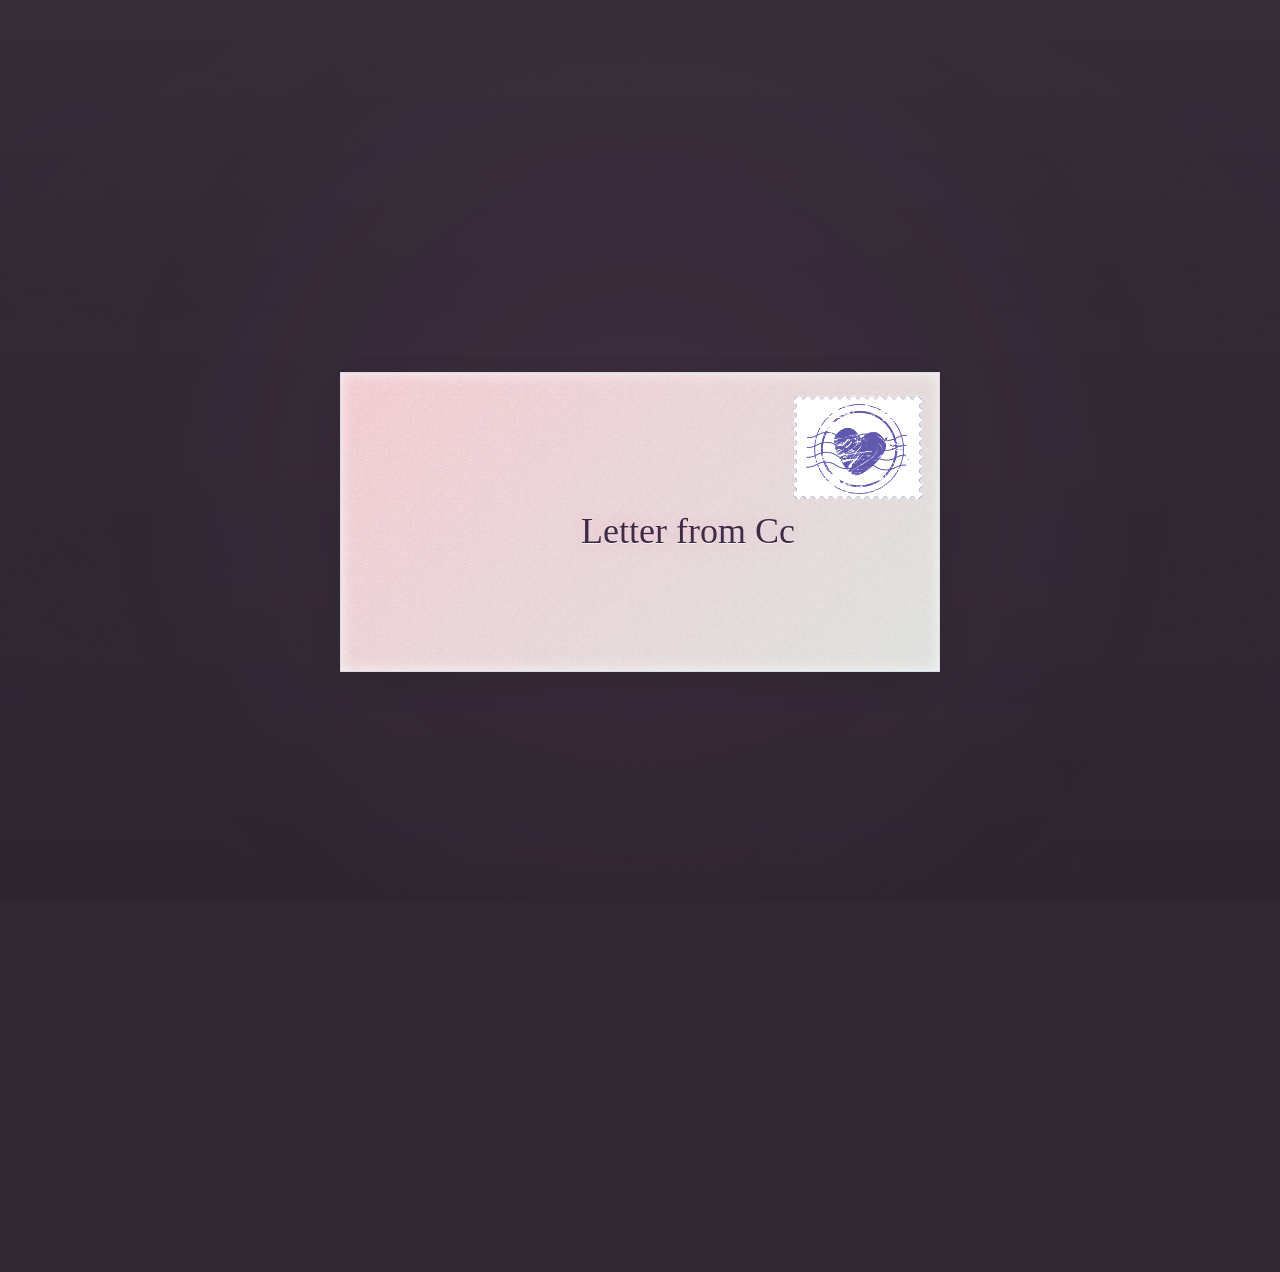
<file: eluvletter/index.html>
<!DOCTYPE html>
<html>

<head>
    <meta http-equiv="Content-Type" content="text/html; charset=UTF-8" />
    <meta http-equiv="X-UA-Compatible" content="IE=edge,chrome=1" />
    <meta name="description" content="Put on headphones" />
    <title>eLuvLetter</title>
    <link rel="shortcut icon" type="image/x-icon" href="img/favicon.ico" />
    <link rel="stylesheet" href="css/main.css" />
    <link rel="stylesheet" href="css/letter.css" />
    <link rel="stylesheet" href="css/sakura.css" />
    <link rel="stylesheet" href="css/typed.css" />
    <link rel="stylesheet" href="css/bgm.css" />
    <script type="text/javascript" src="js/jquery-lite.js" charset="utf-8"></script>
    <script type="text/javascript" src="js/typed.js" charset="utf-8"></script>
</head>

<body class="unselect">
    <div id="birthdayBg" class="birthday-bg" aria-hidden="true"></div>
    <div id="jsi-cherry-container">
        <canvas id="sakura"></canvas>
        <div class="heart"></div>
    </div>
    <div id="envelope">
        <section class="container" id="contact">
            <form class="flip">
                <div class="front">
                    <a id="stamp" href="#"><img src="./img/stamp.png" alt="stamp"></a>
                    <span id="recipient"></span>
                </div>
                <div id="content" class="back">
                    <div id="letter">
                        <div class="container">
                            <div class="flip">
                                <div class="front"></div>
                                <div class="back">
                                    <div id="data">
                                        <p class="letter"></p>
                                    </div>
                                    <a id="close" href="#"></a>
                                </div>
                            </div>
                        </div>
                    </div>
                    <div id="top">
                        <a id="wax-half" href="#"></a>
                        <a id="flipback" href="#contact">♥</a>
                    </div>
                    <div id="lid" class="container">
                        <div class="flip">
                            <div class="front">
                                <a id="open" href="#"><span id="wax"></span></a>
                            </div>
                            <div class="back"></div>
                        </div>
                    </div>
                </div>
            </form>
        </section>
        <div id="footer">
            <audio id="music" preload="auto" loop></audio>
            <a id="music_btn" class="play" href="javascript:playPause();"></a>
        </div>
    </div>
    <!-- sakura shader -->
    <script id="sakura_point_vsh" type="x-shader/x_vertex">
        uniform mat4 uProjection;
        uniform mat4 uModelview;
        uniform vec3 uResolution;
        uniform vec3 uOffset;
        uniform vec3 uDOF;  //x:focus distance, y:focus radius, z:max radius
        uniform vec3 uFade; //x:start distance, y:half distance, z:near fade start

        attribute vec3 aPosition;
        attribute vec3 aEuler;
        attribute vec2 aMisc; //x:size, y:fade

        varying vec3 pposition;
        varying float psize;
        varying float palpha;
        varying float pdist;

        //varying mat3 rotMat;
        varying vec3 normX;
        varying vec3 normY;
        varying vec3 normZ;
        varying vec3 normal;

        varying float diffuse;
        varying float specular;
        varying float rstop;
        varying float distancefade;

        void main(void) {
            // Projection is based on vertical angle
            vec4 pos = uModelview * vec4(aPosition + uOffset, 1.0);
            gl_Position = uProjection * pos;
            gl_PointSize = aMisc.x * uProjection[1][1] / -pos.z * uResolution.y * 0.5;
            
            pposition = pos.xyz;
            psize = aMisc.x;
            pdist = length(pos.xyz);
            palpha = smoothstep(0.0, 1.0, (pdist - 0.1) / uFade.z);
            
            vec3 elrsn = sin(aEuler);
            vec3 elrcs = cos(aEuler);
            mat3 rotx = mat3(
                1.0, 0.0, 0.0,
                0.0, elrcs.x, elrsn.x,
                0.0, -elrsn.x, elrcs.x
            );
            mat3 roty = mat3(
                elrcs.y, 0.0, -elrsn.y,
                0.0, 1.0, 0.0,
                elrsn.y, 0.0, elrcs.y
            );
            mat3 rotz = mat3(
                elrcs.z, elrsn.z, 0.0, 
                -elrsn.z, elrcs.z, 0.0,
                0.0, 0.0, 1.0
            );
            mat3 rotmat = rotx * roty * rotz;
            normal = rotmat[2];
            
            mat3 trrotm = mat3(
                rotmat[0][0], rotmat[1][0], rotmat[2][0],
                rotmat[0][1], rotmat[1][1], rotmat[2][1],
                rotmat[0][2], rotmat[1][2], rotmat[2][2]
            );
            normX = trrotm[0];
            normY = trrotm[1];
            normZ = trrotm[2];
            
            const vec3 lit = vec3(0.6917144638660746, 0.6917144638660746, -0.20751433915982237);
            
            float tmpdfs = dot(lit, normal);
            if(tmpdfs < 0.0) {
                normal = -normal;
                tmpdfs = dot(lit, normal);
            }
            diffuse = 0.4 + tmpdfs;
            
            vec3 eyev = normalize(-pos.xyz);
            if(dot(eyev, normal) > 0.0) {
                vec3 hv = normalize(eyev + lit);
                specular = pow(max(dot(hv, normal), 0.0), 20.0);
            }
            else {
                specular = 0.0;
            }
            
            rstop = clamp((abs(pdist - uDOF.x) - uDOF.y) / uDOF.z, 0.0, 1.0);
            rstop = pow(rstop, 0.5);
            //-0.69315 = ln(0.5)
            distancefade = min(1.0, exp((uFade.x - pdist) * 0.69315 / uFade.y));
        }
    </script>
    <script id="sakura_point_fsh" type="x-shader/x_fragment">
        #ifdef GL_ES
        //precision mediump float;
        precision highp float;
        #endif

        uniform vec3 uDOF;  //x:focus distance, y:focus radius, z:max radius
        uniform vec3 uFade; //x:start distance, y:half distance, z:near fade start

        const vec3 fadeCol = vec3(0.10, 0.08, 0.12);

        varying vec3 pposition;
        varying float psize;
        varying float palpha;
        varying float pdist;

        //varying mat3 rotMat;
        varying vec3 normX;
        varying vec3 normY;
        varying vec3 normZ;
        varying vec3 normal;

        varying float diffuse;
        varying float specular;
        varying float rstop;
        varying float distancefade;

        float ellipse(vec2 p, vec2 o, vec2 r) {
            vec2 lp = (p - o) / r;
            return length(lp) - 1.0;
        }

        void main(void) {
            vec3 p = vec3(gl_PointCoord - vec2(0.5, 0.5), 0.0) * 2.0;
            vec3 d = vec3(0.0, 0.0, -1.0);
            float nd = normZ.z; //dot(-normZ, d);
            if(abs(nd) < 0.0001) discard;
            
            float np = dot(normZ, p);
            vec3 tp = p + d * np / nd;
            vec2 coord = vec2(dot(normX, tp), dot(normY, tp));
            
            //angle = 15 degree
            const float flwrsn = 0.258819045102521;
            const float flwrcs = 0.965925826289068;
            mat2 flwrm = mat2(flwrcs, -flwrsn, flwrsn, flwrcs);
            vec2 flwrp = vec2(abs(coord.x), coord.y) * flwrm;
            
            float r;
            if(flwrp.x < 0.0) {
                r = ellipse(flwrp, vec2(0.065, 0.024) * 0.5, vec2(0.36, 0.96) * 0.5);
            }
            else {
                r = ellipse(flwrp, vec2(0.065, 0.024) * 0.5, vec2(0.58, 0.96) * 0.5);
            }
            
            if(r > rstop) discard;
            
            vec3 col = mix(vec3(1.0, 0.45, 0.78), vec3(0.58, 0.70, 0.82), r);
            float grady = mix(0.0, 1.0, pow(coord.y * 0.5 + 0.5, 0.35));
            col *= vec3(1.0, grady, grady);
            col *= mix(0.8, 1.0, pow(abs(coord.x), 0.3));
            col = col * diffuse + specular;
            
            col = mix(fadeCol, col, distancefade);
            
            float alpha = (rstop > 0.001)? (0.5 - r / (rstop * 2.0)) : 1.0;
            alpha = smoothstep(0.0, 1.0, alpha) * palpha;
            
            gl_FragColor = vec4(col * 0.5, alpha);
        }
    </script>
    <!-- effects -->
    <script id="fx_common_vsh" type="x-shader/x_vertex">
        uniform vec3 uResolution;
        attribute vec2 aPosition;

        varying vec2 texCoord;
        varying vec2 screenCoord;

        void main(void) {
            gl_Position = vec4(aPosition, 0.0, 1.0);
            texCoord = aPosition.xy * 0.5 + vec2(0.5, 0.5);
            screenCoord = aPosition.xy * vec2(uResolution.z, 1.0);
        }
    </script>
    <script id="bg_fsh" type="x-shader/x_fragment">
        #ifdef GL_ES
        //precision mediump float;
        precision highp float;
        #endif

        uniform vec2 uTimes;

        varying vec2 texCoord;
        varying vec2 screenCoord;

        void main(void) {
            vec2 center = texCoord - vec2(0.5, 0.55);
            float glow = exp(-pow(length(center) * 2.2, 2.0));
            float pulse = 0.82 + 0.18 * sin(uTimes.x * 0.45);
            vec3 base = vec3(0.188, 0.153, 0.200);
            vec3 accent = vec3(0.255, 0.170, 0.280);
            vec3 col = mix(base, accent, glow * pulse);
            gl_FragColor = vec4(col, 1.0);
        }
    </script>
    <script id="fx_brightbuf_fsh" type="x-shader/x_fragment">
        #ifdef GL_ES
        //precision mediump float;
        precision highp float;
        #endif
        uniform sampler2D uSrc;
        uniform vec2 uDelta;

        varying vec2 texCoord;
        varying vec2 screenCoord;

        void main(void) {
            vec4 col = texture2D(uSrc, texCoord);
            gl_FragColor = vec4(col.rgb * 2.0 - vec3(0.5), 1.0);
        }
    </script>
    <script id="fx_dirblur_r4_fsh" type="x-shader/x_fragment">
        #ifdef GL_ES
        //precision mediump float;
        precision highp float;
        #endif
        uniform sampler2D uSrc;
        uniform vec2 uDelta;
        uniform vec4 uBlurDir; //dir(x, y), stride(z, w)

        varying vec2 texCoord;
        varying vec2 screenCoord;

        void main(void) {
            vec4 col = texture2D(uSrc, texCoord);
            col = col + texture2D(uSrc, texCoord + uBlurDir.xy * uDelta);
            col = col + texture2D(uSrc, texCoord - uBlurDir.xy * uDelta);
            col = col + texture2D(uSrc, texCoord + (uBlurDir.xy + uBlurDir.zw) * uDelta);
            col = col + texture2D(uSrc, texCoord - (uBlurDir.xy + uBlurDir.zw) * uDelta);
            gl_FragColor = col / 5.0;
        }
    </script>
    <!-- effect fragment shader template -->
    <script id="fx_common_fsh" type="x-shader/x_fragment">
        #ifdef GL_ES
        //precision mediump float;
        precision highp float;
        #endif
        uniform sampler2D uSrc;
        uniform vec2 uDelta;

        varying vec2 texCoord;
        varying vec2 screenCoord;

        void main(void) {
            gl_FragColor = texture2D(uSrc, texCoord);
        }
    </script>
    <!-- post processing -->
    <script id="pp_final_vsh" type="x-shader/x_vertex">
        uniform vec3 uResolution;
        attribute vec2 aPosition;
        varying vec2 texCoord;
        varying vec2 screenCoord;
        void main(void) {
            gl_Position = vec4(aPosition, 0.0, 1.0);
            texCoord = aPosition.xy * 0.5 + vec2(0.5, 0.5);
            screenCoord = aPosition.xy * vec2(uResolution.z, 1.0);
        }
    </script>
    <script id="pp_final_fsh" type="x-shader/x_fragment">
        #ifdef GL_ES
        //precision mediump float;
        precision highp float;
        #endif
        uniform sampler2D uSrc;
        uniform sampler2D uBloom;
        uniform vec2 uDelta;
        varying vec2 texCoord;
        varying vec2 screenCoord;
        void main(void) {
            vec4 srccol = texture2D(uSrc, texCoord) * 2.0;
            vec4 bloomcol = texture2D(uBloom, texCoord);
            vec4 col;
            col = srccol + bloomcol * (vec4(1.0) + srccol);
            col *= smoothstep(1.0, 0.0, pow(length((texCoord - vec2(0.5)) * 2.0), 1.2) * 0.5);
            col = pow(col, vec4(0.45454545454545)); //(1.0 / 2.2)
            
            gl_FragColor = vec4(col.rgb, 1.0);
            gl_FragColor.a = 1.0;
        }
    </script>
</body>
<script type="text/javascript" src="js/sakura.js" charset="utf-8"></script>
<script type="text/javascript" src="js/birthday-bg.js" charset="utf-8"></script>
<script type="text/javascript" src="js/letter.js" charset="utf-8"></script>
<script type="text/javascript" src="font/content.js" charset="utf-8"></script>
<script type="text/javascript" src="js/main.js" charset="utf-8"></script>

</html>
</file>
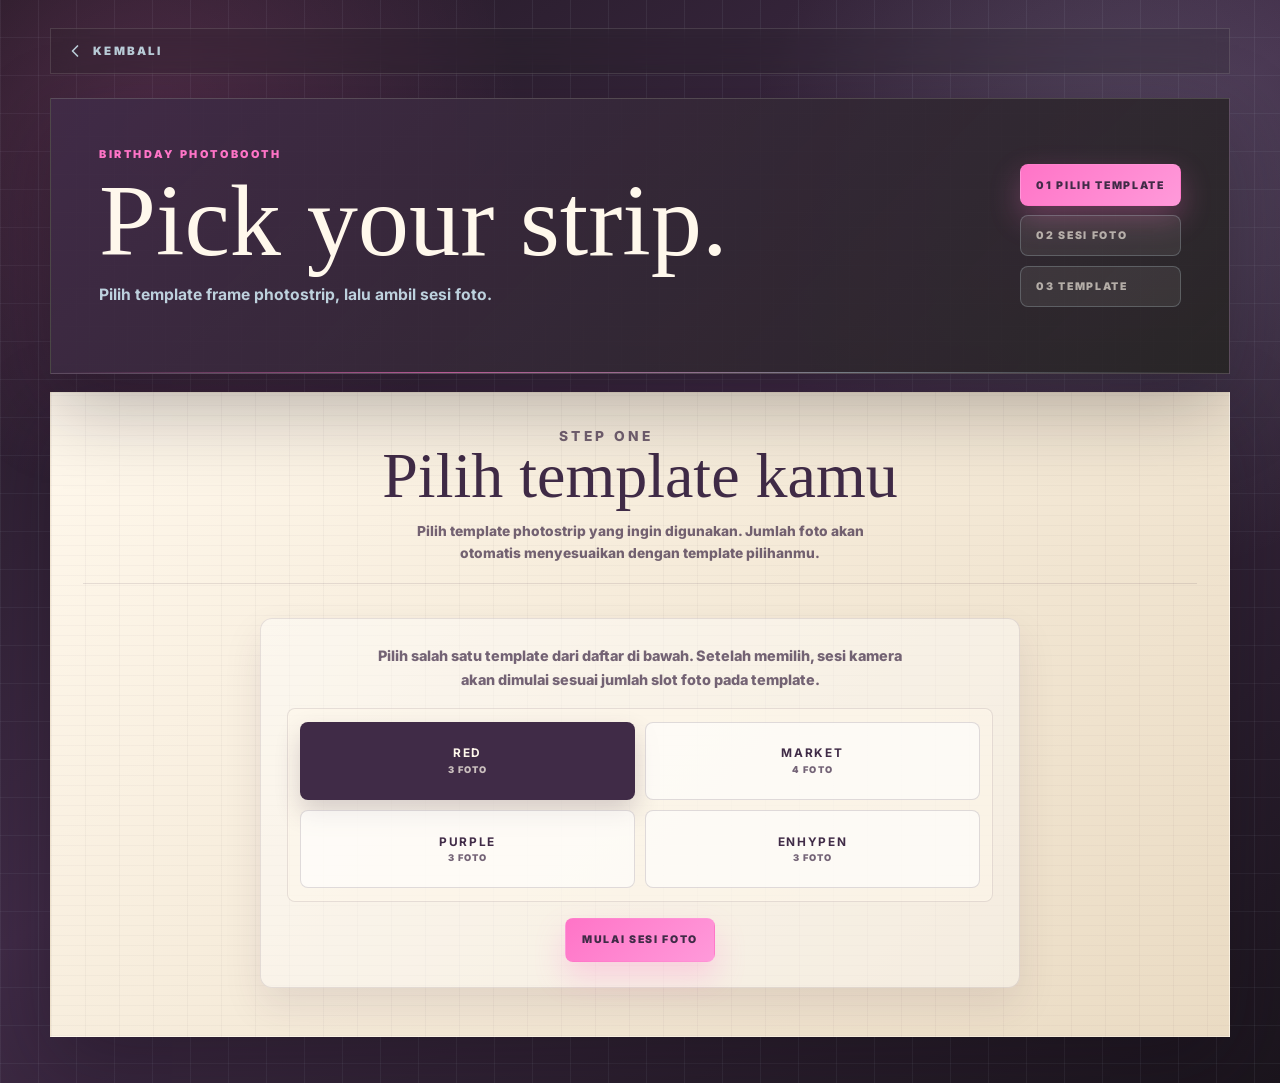
<file: photobooth.html>
<!doctype html>
<html lang="id">
<head>
  <meta charset="UTF-8" />
  <meta name="viewport" content="width=device-width, initial-scale=1.0" />
  <title>Birthday Photobooth</title>
  <style>
    @import url("https://fonts.googleapis.com/css2?family=Inter:wght@400;500;600;700;800;900&display=swap");

    :root {
      --pale: #C9E0EB;
      --denim: #7392B5;
      --lilac: #8350C4;
      --violet: #402B47;
      --shadow: #262423;
      --chrome: #ff74c7;
      --paper: #f6eddf;
      --cream: #fff8ec;
      --ink-soft: rgba(64, 43, 71, .72);
    }

    * {
      box-sizing: border-box;
    }

    body {
      margin: 0;
      min-height: 100vh;
      background:
        radial-gradient(circle at 12% 12%, rgba(255, 116, 199, .18), transparent 23rem),
        radial-gradient(circle at 88% 18%, rgba(201, 224, 235, .16), transparent 24rem),
        linear-gradient(90deg, rgba(201, 224, 235, .07) 1px, transparent 1px),
        linear-gradient(0deg, rgba(201, 224, 235, .06) 1px, transparent 1px),
        linear-gradient(145deg, #211823 0%, #402B47 48%, #1b151d 100%);
      background-size: auto, auto, 38px 38px, 38px 38px, auto;
      color: var(--cream);
      font-family: Inter, ui-sans-serif, system-ui, sans-serif;
    }

    button,
    a {
      -webkit-tap-highlight-color: transparent;
    }

    button {
      font: inherit;
    }

    .font-display {
      font-family: Georgia, "Times New Roman", serif;
      font-weight: 400;
      letter-spacing: 0;
    }

    .page {
      width: min(1180px, calc(100% - 32px));
      margin: 0 auto;
      padding: 28px 0 46px;
    }

    .topbar {
      display: flex;
      align-items: center;
      justify-content: space-between;
      gap: 1rem;
      margin-bottom: 24px;
      padding: .75rem .85rem;
      border: 1px solid rgba(255, 248, 236, .12);
      background: rgba(38, 36, 35, .18);
      backdrop-filter: blur(12px);
    }

    .back-link {
      display: inline-flex;
      align-items: center;
      gap: .55rem;
      color: var(--pale);
      text-decoration: none;
      font-size: .72rem;
      font-weight: 900;
      letter-spacing: .18em;
      text-transform: uppercase;
      opacity: .9;
      transition: color 180ms ease, opacity 180ms ease;
    }

    .back-link:hover {
      color: var(--chrome);
      opacity: 1;
    }

    .back-link svg {
      width: 20px;
      height: 20px;
      stroke: currentColor;
      stroke-width: 2;
      fill: none;
      stroke-linecap: round;
      stroke-linejoin: round;
    }

    .photobooth-flow {
      display: grid;
      gap: 18px;
    }

    .flow-head,
    .stage-panel {
      border: 1px solid rgba(255, 248, 236, .16);
      box-shadow: 0 28px 80px rgba(16, 10, 18, .32);
    }

    .flow-head {
      display: grid;
      grid-template-columns: minmax(0, 1fr) auto;
      align-items: center;
      gap: 1rem;
      min-height: 260px;
      padding: clamp(1.35rem, 4vw, 3rem);
      background:
        linear-gradient(135deg, rgba(64, 43, 71, .94), rgba(38, 36, 35, .9)),
        linear-gradient(90deg, rgba(201, 224, 235, .06) 1px, transparent 1px),
        linear-gradient(0deg, rgba(201, 224, 235, .05) 1px, transparent 1px);
      background-size: auto, 38px 38px, 38px 38px;
      overflow: hidden;
      position: relative;
    }

    .flow-head::after {
      content: "";
      position: absolute;
      inset: auto 0 0;
      height: 1px;
      background: linear-gradient(90deg, transparent, rgba(255, 116, 199, .65), rgba(201, 224, 235, .46), transparent);
      pointer-events: none;
    }

    .section-label {
      margin: 0 0 1rem;
      color: var(--chrome);
      font-size: .68rem;
      font-weight: 900;
      letter-spacing: .24em;
      text-transform: uppercase;
    }

    h1 {
      position: relative;
      z-index: 1;
      margin: 0;
      font-size: clamp(3rem, 8vw, 6.5rem);
      line-height: .86;
    }

    .intro-copy {
      position: relative;
      z-index: 1;
      max-width: 26rem;
      color: rgba(201, 224, 235, .92);
      font-size: .98rem;
      font-weight: 700;
      line-height: 1.8;
    }

    .phase-pills {
      position: relative;
      z-index: 1;
      display: grid;
      gap: .6rem;
    }

    .phase-pill {
      border: 1px solid rgba(201, 224, 235, .24);
      border-radius: 8px;
      background: rgba(255, 248, 236, .07);
      color: rgba(255, 248, 236, .62);
      padding: .82rem .95rem;
      font-size: .66rem;
      font-weight: 900;
      letter-spacing: .16em;
      text-transform: uppercase;
    }

    .phase-pill.is-active {
      background: linear-gradient(135deg, var(--chrome), #ff9ada);
      color: var(--violet);
      border-color: transparent;
      box-shadow: 0 12px 30px rgba(255, 116, 199, .28);
    }

    .stage-panel {
      display: grid;
      gap: 18px;
      padding: clamp(1rem, 3vw, 2rem);
      background:
        linear-gradient(90deg, rgba(64, 43, 71, .04) 1px, transparent 1px),
        repeating-linear-gradient(0deg, rgba(64, 43, 71, .032) 0 1px, transparent 1px 10px),
        linear-gradient(135deg, #fff8ec, #eadbc3);
      background-size: 34px 34px, auto, auto;
      color: var(--violet);
    }

    .stage-panel[hidden] {
      display: none;
    }

    .stage-title {
      display: grid;
      justify-items: center;
      gap: 1rem;
      border-bottom: 1px solid rgba(64, 43, 71, .12);
      padding-bottom: 1.15rem;
      text-align: center;
    }

    .stage-title h2 {
      margin: 0;
      font-size: clamp(2.2rem, 7vw, 4rem);
      line-height: .9;
      color: var(--violet);
    }

    .stage-title p {
      max-width: 28rem;
      margin: 0;
      color: var(--ink-soft);
      font-size: .86rem;
      font-weight: 800;
      line-height: 1.6;
    }

    .session-layout {
      display: grid;
      grid-template-columns: minmax(0, 820px);
      justify-content: center;
      gap: 16px;
      align-items: center;
    }

    .session-layout > *,
    .template-layout > *,
    .camera-stack,
    .strip-area {
      min-width: 0;
    }

    .template-layout {
      display: grid;
      grid-template-columns: minmax(0, 300px) minmax(0, 440px);
      gap: 18px;
      justify-content: center;
      align-items: center;
    }

    .camera-stack {
      display: grid;
      gap: 14px;
      align-content: start;
      justify-items: center;
    }

    .camera-view {
      position: relative;
      overflow: hidden;
      aspect-ratio: 4 / 3;
      max-height: min(68vh, 620px);
      width: min(100%, 760px);
      border: 10px solid rgba(255, 248, 236, .76);
      background:
        linear-gradient(135deg, rgba(64, 43, 71, .96), rgba(38, 36, 35, .96)),
        var(--violet);
      box-shadow: 0 24px 52px rgba(64, 43, 71, .18), inset 0 0 0 1px rgba(64, 43, 71, .3);
    }

    .camera-view::before {
      content: "";
      position: absolute;
      inset: 0;
      z-index: 2;
      background:
        linear-gradient(90deg, rgba(255, 255, 255, .05), transparent 18%, transparent 82%, rgba(255, 255, 255, .05)),
        linear-gradient(0deg, rgba(64, 43, 71, .12), transparent 28%, transparent 72%, rgba(64, 43, 71, .12));
      pointer-events: none;
    }

    video {
      display: block;
      width: 100%;
      height: 100%;
      object-fit: cover;
      transform: scaleX(-1);
      filter: var(--camera-filter, none);
    }

    .camera-placeholder {
      position: absolute;
      inset: 0;
      display: grid;
      place-items: center;
      padding: 1rem;
      color: rgba(255, 248, 236, .72);
      font-size: .72rem;
      font-weight: 900;
      letter-spacing: .18em;
      text-align: center;
      text-transform: uppercase;
      background: #2f2532;
    }

    .camera-view.is-live .camera-placeholder {
      display: none;
    }

    .countdown {
      position: absolute;
      inset: 0;
      display: grid;
      place-items: center;
      color: var(--cream);
      font-family: Georgia, "Times New Roman", serif;
      font-size: clamp(5rem, 16vw, 9rem);
      line-height: 1;
      text-shadow: 0 0 34px rgba(255, 116, 199, .8);
      pointer-events: none;
    }

    .flash {
      position: absolute;
      inset: 0;
      opacity: 0;
      background: #fff;
      pointer-events: none;
    }

    .flash.is-active {
      animation: flash 480ms ease;
    }

    .controls,
    .filter-grid,
    .frame-grid,
    .photo-count-grid {
      display: flex;
      flex-wrap: wrap;
      gap: .65rem;
      justify-content: center;
      width: min(100%, 760px);
    }

    .filter-grid,
    .frame-grid,
    .photo-count-grid {
      padding: .8rem;
      border: 1px solid rgba(64, 43, 71, .12);
      border-radius: 8px;
      background: rgba(255, 255, 255, .34);
      box-shadow: inset 0 0 0 1px rgba(255, 248, 236, .32);
    }

    .btn,
    .chip,
    .count-option {
      display: inline-flex;
      align-items: center;
      justify-content: center;
      min-height: 44px;
      border: 1px solid rgba(64, 43, 71, .16);
      border-radius: 8px;
      padding: .75rem 1rem;
      color: var(--violet);
      background: rgba(255, 255, 255, .58);
      font-size: .66rem;
      font-weight: 900;
      letter-spacing: .16em;
      text-transform: uppercase;
      cursor: pointer;
      transition: transform 180ms ease, background 180ms ease, box-shadow 180ms ease;
    }

    .btn:hover,
    .chip:hover,
    .count-option:hover {
      transform: translateY(-2px);
    }

    .btn:disabled {
      cursor: not-allowed;
      opacity: .44;
      transform: none;
    }

    .btn-primary {
      border-color: transparent;
      background: linear-gradient(135deg, var(--chrome), #ff9ada);
      box-shadow: 0 15px 30px rgba(255, 116, 199, .26);
    }

    .btn-pale {
      border-color: transparent;
      background: var(--pale);
    }

    .btn-lilac {
      border-color: transparent;
      background: linear-gradient(135deg, var(--lilac), #9b63d9);
      color: #fff;
    }

    .chip.is-active,
    .count-option.is-active {
      background: var(--violet);
      color: var(--cream);
      box-shadow: 0 12px 26px rgba(64, 43, 71, .2);
    }

    .setup-layout {
      display: grid;
      justify-items: center;
      gap: 18px;
      padding: clamp(.25rem, 2vw, 1rem) 0;
    }

    .setup-card {
      display: grid;
      gap: 1rem;
      width: min(100%, 760px);
      border: 1px solid rgba(64, 43, 71, .12);
      border-radius: 12px;
      background: rgba(255, 255, 255, .42);
      padding: clamp(1rem, 3vw, 1.6rem);
      text-align: center;
      box-shadow: 0 18px 38px rgba(64, 43, 71, .1);
    }

    .setup-card p {
      margin: 0 auto;
      max-width: 34rem;
      color: var(--ink-soft);
      font-size: .9rem;
      font-weight: 800;
      line-height: 1.65;
    }

    .photo-count-grid {
      width: 100%;
      background: rgba(255, 248, 236, .46);
    }

    .count-option {
      flex: 1 1 220px;
      min-height: 78px;
      display: grid;
      gap: .22rem;
      align-content: center;
    }

    .count-option strong,
    .count-option span {
      display: block;
    }

    .count-option strong {
      font-size: .74rem;
    }

    .count-option span {
      color: currentColor;
      font-size: .58rem;
      opacity: .72;
      letter-spacing: .12em;
    }

    .status {
      min-height: 44px;
      width: min(100%, 760px);
      margin: 0;
      border-left: 4px solid var(--chrome);
      border-radius: 8px;
      background: rgba(255, 255, 255, .38);
      color: var(--ink-soft);
      padding: .8rem .95rem;
      font-size: .84rem;
      font-weight: 800;
      line-height: 1.6;
    }

    .strip-area {
      display: grid;
      gap: 14px;
      align-content: start;
      justify-items: center;
    }

    .strip-shell {
      display: grid;
      place-items: center;
      min-height: 520px;
      width: min(100%, 300px);
      padding: 18px;
      border-radius: 8px;
      background:
        linear-gradient(90deg, rgba(201, 224, 235, .06) 1px, transparent 1px),
        linear-gradient(0deg, rgba(201, 224, 235, .05) 1px, transparent 1px),
        rgba(38, 36, 35, .94);
      background-size: 32px 32px;
      box-shadow: inset 0 0 0 1px rgba(255, 248, 236, .08), 0 24px 54px rgba(64, 43, 71, .16);
    }

    canvas {
      display: block;
      width: min(100%, 210px);
      aspect-ratio: 1181 / 3543;
      border-radius: 4px;
      background: #fff8ec;
      box-shadow: 0 20px 40px rgba(38, 36, 35, .3);
    }

    .thumbs {
      display: grid;
      grid-template-columns: repeat(3, 1fr);
      width: min(100%, 760px);
      gap: .55rem;
      min-width: 0;
      overflow: hidden;
      align-content: start;
    }

    .session-layout .thumbs {
      grid-template-columns: repeat(3, minmax(0, 1fr));
    }

    .thumbs[data-count="4"],
    .session-layout .thumbs[data-count="4"] {
      grid-template-columns: repeat(4, minmax(0, 1fr));
    }

    .thumb {
      display: block;
      width: 100%;
      height: 100%;
      max-width: 100%;
      aspect-ratio: 4 / 3;
      border: 7px solid rgba(255, 248, 236, .92);
      border-radius: 7px;
      background: rgba(255, 255, 255, .46);
      box-shadow: 0 14px 30px rgba(64, 43, 71, .14);
      object-fit: cover;
    }

    .thumb-button {
      display: block;
      width: 100%;
      border: 0;
      padding: 0;
      background: transparent;
      cursor: zoom-in;
    }

    .preview-modal {
      position: fixed;
      inset: 0;
      z-index: 30;
      display: grid;
      place-items: center;
      padding: 18px;
      background: rgba(32, 23, 35, .78);
      backdrop-filter: blur(10px);
    }

    .preview-modal[hidden] {
      display: none;
    }

    .preview-card {
      display: grid;
      gap: 14px;
      width: min(520px, 100%);
      padding: 14px;
      border: 1px solid rgba(255, 248, 236, .18);
      border-radius: 10px;
      background:
        repeating-linear-gradient(0deg, rgba(64, 43, 71, .035) 0 1px, transparent 1px 10px),
        linear-gradient(135deg, #fff8ec, #eadbc3);
      box-shadow: 0 28px 80px rgba(16, 10, 18, .42);
    }

    .preview-card img {
      display: block;
      width: 100%;
      aspect-ratio: 4 / 3;
      border: 8px solid rgba(255, 248, 236, .95);
      border-radius: 8px;
      object-fit: cover;
      background: var(--violet);
    }

    .preview-actions {
      display: grid;
      grid-template-columns: 1fr 1fr;
      gap: .65rem;
    }

    .hidden-canvas {
      display: none;
    }

    @keyframes flash {
      0%,
      100% {
        opacity: 0;
      }

      18% {
        opacity: .92;
      }
    }

    @media (max-width: 980px) {
      .flow-head,
      .session-layout,
      .template-layout {
        grid-template-columns: 1fr;
        display: grid;
      }

      .flow-head,
      .stage-title {
        align-items: start;
      }

      .flow-head {
        justify-items: start;
      }

      .flow-head {
        min-height: auto;
      }

      .strip-area {
        order: -1;
      }

      .strip-shell {
        min-height: auto;
      }
    }

    @media (max-width: 560px) {
      .page {
        width: min(100% - 18px, 1180px);
        padding-top: 18px;
      }

      .topbar {
        margin-bottom: 16px;
      }

      .flow-head,
      .stage-panel {
        padding: .9rem;
      }

      .flow-head {
        gap: 1rem;
      }

      h1 {
        font-size: clamp(3rem, 18vw, 4.6rem);
      }

      .phase-pills,
      .controls,
      .filter-grid,
      .frame-grid {
        gap: .5rem;
      }

      .phase-pill {
        flex: 1 1 140px;
        text-align: center;
      }

      .phase-pills {
        width: 100%;
      }

      .stage-title {
        display: grid;
      }

      .camera-view {
        aspect-ratio: 3 / 4;
        max-height: 64vh;
        border-width: 7px;
      }

      .controls,
      .filter-grid,
      .frame-grid,
      .photo-count-grid {
        display: grid;
        grid-template-columns: 1fr 1fr;
      }

      .filter-grid,
      .frame-grid,
      .photo-count-grid {
        padding: .55rem;
      }

      .btn,
      .chip,
      .count-option {
        min-height: 42px;
        padding-inline: .55rem;
        font-size: .6rem;
        letter-spacing: .12em;
      }

      canvas {
        width: min(58vw, 210px);
      }

      .thumb {
        border-width: 5px;
      }
    }
  </style>
</head>
<body>
  <main class="page">
    <nav class="topbar" aria-label="Navigasi photobooth">
      <a class="back-link" href="index.html">
        <svg aria-hidden="true" viewBox="0 0 24 24">
          <path d="m15 18-6-6 6-6"></path>
        </svg>
        kembali
      </a>
    </nav>

    <section class="photobooth-flow" aria-label="Birthday photobooth">
      <div class="flow-head">
        <div>
          <p class="section-label">birthday photobooth</p>
          <h1 class="font-display">Pick your strip.</h1>
          <p class="intro-copy">Pilih template frame photostrip, lalu ambil sesi foto.</p>
        </div>
        <div class="phase-pills" aria-label="Tahap photobooth">
          <span id="setupPill" class="phase-pill is-active">01 pilih template</span>
          <span id="sessionPill" class="phase-pill">02 sesi foto</span>
          <span id="templatePill" class="phase-pill">03 template</span>
        </div>
      </div>

      <section id="setupStage" class="stage-panel" aria-label="Pilih template">
        <div class="stage-title">
          <div>
            <p class="section-label">step one</p>
            <h2 class="font-display">Pilih template kamu</h2>
          </div>
          <p>Pilih template photostrip yang ingin digunakan. Jumlah foto akan otomatis menyesuaikan dengan template pilihanmu.</p>
        </div>

        <div class="setup-layout">
          <div class="setup-card">
            <p>Pilih salah satu template dari daftar di bawah. Setelah memilih, sesi kamera akan dimulai sesuai jumlah slot foto pada template.</p>
            <div class="photo-count-grid" aria-label="Pilih template">
              <button class="count-option is-active" type="button" data-setup-frame="red">
                <strong>Red</strong>
                <span>3 foto</span>
              </button>
              <button class="count-option" type="button" data-setup-frame="market">
                <strong>Market</strong>
                <span>4 foto</span>
              </button>
              <button class="count-option" type="button" data-setup-frame="purple">
                <strong>Purple</strong>
                <span>3 foto</span>
              </button>
              <button class="count-option" type="button" data-setup-frame="enhypen">
                <strong>Enhypen</strong>
                <span>3 foto</span>
              </button>
            </div>
            <div class="controls">
              <button id="startSession" class="btn btn-primary" type="button">mulai sesi foto</button>
            </div>
          </div>
        </div>
      </section>

      <section id="sessionStage" class="stage-panel" aria-label="Sesi foto" hidden>
        <div class="stage-title">
          <div>
            <p class="section-label">step two</p>
            <h2 class="font-display">Sesi foto</h2>
          </div>
          <p id="sessionInstruction">Aktifkan kamera, pilih filter, lalu ambil 3 foto. Setelah lengkap, halaman otomatis lanjut ke pilihan template.</p>
        </div>

        <div class="session-layout">
          <section class="camera-stack" aria-label="Kamera photobooth">
            <div id="cameraView" class="camera-view">
              <video id="video" autoplay playsinline muted></video>
              <div class="camera-placeholder">Camera preview</div>
              <div id="countdown" class="countdown" aria-live="polite"></div>
              <div id="flash" class="flash"></div>
            </div>

            <p id="status" class="status">Klik start camera. Browser akan meminta izin kamera.</p>

            <div class="controls">
              <button id="startCamera" class="btn btn-pale" type="button">start camera</button>
              <button id="capture" class="btn btn-primary" type="button" disabled>take photo</button>
              <button id="retake" class="btn" type="button">retake</button>
            </div>

            <div class="filter-grid" aria-label="Pilih filter kamera">
              <button class="chip is-active" type="button" data-filter="clean">clean</button>
              <button class="chip" type="button" data-filter="soft">soft glow</button>
              <button class="chip" type="button" data-filter="nocturne">nocturne</button>
              <button class="chip" type="button" data-filter="chrome">chrome pop</button>
            </div>
          </section>

          <div id="thumbs" class="thumbs" aria-label="Preview foto yang sudah diambil"></div>
        </div>
      </section>

      <section id="templateStage" class="stage-panel" aria-label="Pilih template dan download" hidden>
        <div class="stage-title">
          <div>
            <p class="section-label">step three</p>
            <h2 class="font-display">Pilih template</h2>
          </div>
          <p id="templateInstruction">Pilih frame photostrip yang paling cocok. Ukuran download mengikuti template asli 1181 x 3543 px, setara rasio 5 x 15.</p>
        </div>

        <div class="template-layout">
          <section class="strip-area" aria-label="Hasil photobooth">
            <div class="strip-shell">
              <canvas id="strip" width="1181" height="3543"></canvas>
            </div>
          </section>

          <section class="camera-stack" aria-label="Kontrol template">
            <p id="templateStatus" class="status">Foto sudah siap. Pilih template lalu download.</p>
            <div id="templateThumbs" class="thumbs" aria-label="Preview foto di photostrip"></div>
            <div class="frame-grid" aria-label="Pilih frame foto">
              <button class="chip is-active" type="button" data-frame="red" data-photo-count="3">red</button>
              <button class="chip" type="button" data-frame="market" data-photo-count="4">market</button>
              <button class="chip" type="button" data-frame="purple" data-photo-count="3">purple</button>
              <button class="chip" type="button" data-frame="enhypen" data-photo-count="3">enhypen</button>
            </div>

            <div class="controls">
              <button id="backToSetup" class="btn" type="button">ganti template</button>
              <button id="resumeSession" class="btn btn-primary" type="button" style="display: none;">ambil sisa foto</button>
              <button id="backToSession" class="btn" type="button">foto ulang</button>
              <button id="download" class="btn btn-lilac" type="button" disabled>download strip</button>
            </div>
          </section>
        </div>
      </section>
    </section>
  </main>

  <div id="photoPreviewModal" class="preview-modal" hidden>
    <div class="preview-card" role="dialog" aria-modal="true" aria-labelledby="previewTitle">
      <p id="previewTitle" class="section-label">preview foto</p>
      <img id="photoPreviewImage" alt="Preview foto photobooth" />
      <div class="preview-actions">
        <button id="retakeSelected" class="btn btn-primary" type="button">retake foto ini</button>
        <button id="closePreview" class="btn" type="button">tutup</button>
      </div>
    </div>
  </div>

  <canvas id="captureCanvas" class="hidden-canvas" width="960" height="720"></canvas>

  <script>
    const video = document.querySelector("#video");
    const setupStage = document.querySelector("#setupStage");
    const sessionStage = document.querySelector("#sessionStage");
    const templateStage = document.querySelector("#templateStage");
    const setupPill = document.querySelector("#setupPill");
    const sessionPill = document.querySelector("#sessionPill");
    const templatePill = document.querySelector("#templatePill");
    const cameraView = document.querySelector("#cameraView");
    const startSession = document.querySelector("#startSession");
    const startCamera = document.querySelector("#startCamera");
    const captureButton = document.querySelector("#capture");
    const retakeButton = document.querySelector("#retake");
    const backToSetup = document.querySelector("#backToSetup");
    const backToSession = document.querySelector("#backToSession");
    const downloadButton = document.querySelector("#download");
    const statusText = document.querySelector("#status");
    const templateStatus = document.querySelector("#templateStatus");
    const sessionInstruction = document.querySelector("#sessionInstruction");
    const templateInstruction = document.querySelector("#templateInstruction");
    const photoPreviewModal = document.querySelector("#photoPreviewModal");
    const photoPreviewImage = document.querySelector("#photoPreviewImage");
    const retakeSelected = document.querySelector("#retakeSelected");
    const closePreview = document.querySelector("#closePreview");
    const countdown = document.querySelector("#countdown");
    const flash = document.querySelector("#flash");
    const strip = document.querySelector("#strip");
    const stripContext = strip.getContext("2d");
    const captureCanvas = document.querySelector("#captureCanvas");
    const captureContext = captureCanvas.getContext("2d");
    const thumbs = document.querySelector("#thumbs");
    const templateThumbs = document.querySelector("#templateThumbs");
    const setupFrameButtons = document.querySelectorAll("[data-setup-frame]");
    const resumeSessionButton = document.querySelector("#resumeSession");
    const filterButtons = document.querySelectorAll("[data-filter]");
    const frameButtons = document.querySelectorAll("[data-frame]");
    const filters = {
      clean: "none",
      soft: "brightness(1.08) contrast(.96) saturate(1.08)",
      nocturne: "contrast(1.08) saturate(.84) sepia(.12) hue-rotate(248deg) brightness(.86)",
      chrome: "contrast(1.08) saturate(1.35) brightness(1.04) hue-rotate(318deg)"
    };
    const templateFrames = {
      "red": {
        src: "assets/photobooth/templates/red.png",
        count: 3,
        maskColors: [
          [0, 0, 0],
          [12, 12, 12],
          [24, 24, 24]
        ],
        maskTolerance: 72,
        slots: [
          { x: 59, y: 208, w: 472, h: 417 },
          { x: 59, y: 641, w: 472, h: 417 },
          { x: 59, y: 1074, w: 472, h: 402 }
        ]
      },
      "market": {
        src: "assets/photobooth/templates/market.png",
        count: 4,
        maskColors: [
          [217, 0, 0],
          [218, 22, 22],
          [190, 0, 0]
        ],
        maskTolerance: 120,
        slots: [
          { x: 59, y: 186, w: 472, h: 349 },
          { x: 59, y: 551, w: 472, h: 371 },
          { x: 59, y: 938, w: 472, h: 371 },
          { x: 59, y: 1325, w: 472, h: 293 }
        ]
      },
      "purple": {
        src: "assets/photobooth/templates/purple.png",
        count: 3,
        maskColors: [
          [38, 173, 20],
          [54, 190, 32],
          [25, 150, 15]
        ],
        maskTolerance: 120,
        slots: [
          { x: 59, y: 186, w: 472, h: 390 },
          { x: 59, y: 591, w: 472, h: 595 },
          { x: 59, y: 1202, w: 472, h: 455 }
        ]
      },
      "enhypen": {
        src: "assets/photobooth/templates/enhypen.png",
        count: 3,
        maskColors: [
          [38, 173, 20],
          [54, 190, 32],
          [25, 150, 15]
        ],
        maskTolerance: 120,
        slots: [
          { x: 59, y: 208, w: 472, h: 417 },
          { x: 59, y: 641, w: 472, h: 417 },
          { x: 59, y: 1074, w: 472, h: 401 }
        ]
      }
    };
    const templateImageCache = new Map();
    const templateOverlayCache = new Map();
    const imageCacheBust = String(Date.now());
    const baseStripSize = { width: 591, height: 1772 };
    let stream = null;
    let currentFilter = "clean";
    let selectedPhotoCount = 3;
    let currentFrame = "red";
    let photos = [];
    let isCapturing = false;
    let previewIndex = -1;
    let replacingIndex = -1;

    updatePhotoCountUI();
    updateFrameButtons();
    drawStrip();

    startSession.addEventListener("click", () => setStage("session"));
    startCamera.addEventListener("click", openCamera);
    captureButton.addEventListener("click", captureWithCountdown);
    retakeButton.addEventListener("click", resetSession);
    backToSetup.addEventListener("click", backToSetupStage);
    resumeSessionButton.addEventListener("click", resumeSession);
    backToSession.addEventListener("click", resetSession);
    downloadButton.addEventListener("click", downloadStrip);
    closePreview.addEventListener("click", closePhotoPreview);
    retakeSelected.addEventListener("click", retakePreviewPhoto);
    photoPreviewModal.addEventListener("click", (event) => {
      if (event.target === photoPreviewModal) closePhotoPreview();
    });

    setupFrameButtons.forEach((button) => {
      button.addEventListener("click", () => {
        currentFrame = button.dataset.setupFrame;
        const frameConfig = templateFrames[currentFrame];
        selectedPhotoCount = frameConfig.count;
        
        updatePhotoCountUI();
        updateFrameButtons();
        
        photos = [];
        replacingIndex = -1;
        previewIndex = -1;
        
        renderThumbs();
        drawStrip();
        
        downloadButton.disabled = true;
        statusText.textContent = stream ? `Siap untuk sesi ${selectedPhotoCount} foto.` : "Klik start camera. Browser akan meminta izin kamera.";
      });
    });

    filterButtons.forEach((button) => {
      button.addEventListener("click", () => {
        currentFilter = button.dataset.filter;
        filterButtons.forEach((item) => item.classList.toggle("is-active", item === button));
        video.style.setProperty("--camera-filter", filters[currentFilter]);
      });
    });

    frameButtons.forEach((button) => {
      button.addEventListener("click", () => {
        currentFrame = button.dataset.frame;
        const frameConfig = templateFrames[currentFrame];
        selectedPhotoCount = frameConfig.count;

        updateFrameButtons();
        updatePhotoCountUI();

        renderThumbs();
        drawStrip();

        if (photos.length >= selectedPhotoCount) {
          downloadButton.disabled = false;
          resumeSessionButton.style.display = "none";
          templateStatus.textContent = `${selectedPhotoCount} foto sudah siap. Pilih template lalu download.`;
        } else {
          downloadButton.disabled = true;
          resumeSessionButton.style.display = "inline-flex";
          templateStatus.textContent = `${photos.length} dari ${selectedPhotoCount} foto diambil. Butuh ${selectedPhotoCount - photos.length} foto lagi.`;
        }
      });
    });

    async function openCamera() {
      if (!navigator.mediaDevices || !navigator.mediaDevices.getUserMedia) {
        statusText.textContent = "Browser ini belum mendukung akses kamera. Coba buka dari Chrome/Edge terbaru.";
        return;
      }

      if (!window.isSecureContext) {
        statusText.textContent = "Kamera hanya bisa dibuka dari localhost, 127.0.0.1, atau HTTPS. Jalankan lewat Live Server dulu.";
        return;
      }

      startCamera.disabled = true;
      statusText.textContent = "Membuka kamera...";

      const attempts = [
        { video: { facingMode: "user", width: { ideal: 1280 }, height: { ideal: 960 } }, audio: false },
        { video: { facingMode: "user" }, audio: false },
        { video: true, audio: false }
      ];

      for (const constraints of attempts) {
        try {
          if (stream) {
            stream.getTracks().forEach((track) => track.stop());
          }

          stream = await navigator.mediaDevices.getUserMedia(constraints);
          video.srcObject = stream;
          await video.play();
          cameraView.classList.add("is-live");
          captureButton.disabled = false;
          startCamera.textContent = "camera ready";
          statusText.textContent = `Kamera siap. Pilih filter, lalu ambil foto pertama dari ${selectedPhotoCount}.`;
          return;
        } catch (error) {
          if (error.name === "NotAllowedError" || error.name === "SecurityError") {
            statusText.textContent = "Izin kamera ditolak. Klik ikon kamera/gembok di address bar, izinkan Camera, lalu refresh.";
            startCamera.disabled = false;
            return;
          }

          if (constraints === attempts[attempts.length - 1]) {
            statusText.textContent = "Kamera belum bisa dibuka. Tutup aplikasi lain yang memakai kamera, lalu coba lagi.";
            startCamera.disabled = false;
          }
        }
      }
    }

    async function captureWithCountdown() {
      if (!stream || isCapturing || (photos.length >= selectedPhotoCount && replacingIndex < 0)) return;
      isCapturing = true;
      captureButton.disabled = true;

      for (const number of ["3", "2", "1"]) {
        countdown.textContent = number;
        await wait(620);
      }

      countdown.textContent = "";
      flash.classList.remove("is-active");
      void flash.offsetWidth;
      flash.classList.add("is-active");
      if (replacingIndex >= 0) {
        photos[replacingIndex] = takePhoto();
        replacingIndex = -1;
      } else {
        photos.push(takePhoto());
      }
      renderThumbs();
      drawStrip();

      if (photos.length >= selectedPhotoCount) {
        downloadButton.disabled = false;
        statusText.textContent = `${selectedPhotoCount} foto sudah lengkap. Pilih template yang cocok lalu download.`;
        templateStatus.textContent = `${selectedPhotoCount} foto sudah siap. Pilih template lalu download.`;
        captureButton.disabled = true;
        setStage("template");
      } else {
        statusText.textContent = `${photos.length} dari ${selectedPhotoCount} foto tersimpan. Lanjut ambil foto berikutnya.`;
        captureButton.disabled = false;
      }

      isCapturing = false;
    }

    function resetSession() {
      photos = [];
      replacingIndex = -1;
      previewIndex = -1;
      closePhotoPreview();
      renderThumbs();
      drawStrip();
      downloadButton.disabled = true;
      resumeSessionButton.style.display = "none";
      captureButton.disabled = !stream;
      setStage("session");
      statusText.textContent = stream ? `Sesi diulang. Ambil ${selectedPhotoCount} foto baru.` : "Klik start camera untuk mulai lagi.";
      templateStatus.textContent = `${selectedPhotoCount} foto sudah siap. Pilih template lalu download.`;
    }

    function backToSetupStage() {
      photos = [];
      replacingIndex = -1;
      previewIndex = -1;
      closePhotoPreview();
      renderThumbs();
      drawStrip();
      downloadButton.disabled = true;
      resumeSessionButton.style.display = "none";
      captureButton.disabled = !stream;
      setStage("setup");
    }

    function resumeSession() {
      closePhotoPreview();
      setStage("session");
      captureButton.disabled = !stream;
      statusText.textContent = stream
        ? `Melanjutkan sesi foto. Silakan ambil foto ke-${photos.length + 1} dari ${selectedPhotoCount}.`
        : "Aktifkan kamera untuk mengambil sisa foto.";
    }

    function setStage(stage) {
      const showSetup = stage === "setup";
      const showTemplate = stage === "template";
      setupStage.hidden = !showSetup;
      sessionStage.hidden = showSetup || showTemplate;
      templateStage.hidden = !showTemplate;
      setupPill.classList.toggle("is-active", showSetup);
      sessionPill.classList.toggle("is-active", stage === "session");
      templatePill.classList.toggle("is-active", showTemplate);
      window.scrollTo({ top: 0, behavior: "smooth" });
    }

    function updatePhotoCountUI() {
      setupFrameButtons.forEach((button) => {
        button.classList.toggle("is-active", button.dataset.setupFrame === currentFrame);
      });
      thumbs.dataset.count = String(selectedPhotoCount);
      templateThumbs.dataset.count = String(selectedPhotoCount);
      sessionInstruction.textContent = `Aktifkan kamera, pilih filter, lalu ambil ${selectedPhotoCount} foto. Setelah lengkap, halaman otomatis lanjut ke pilihan template.`;
      templateInstruction.textContent = `Pilih template ${selectedPhotoCount} foto yang paling cocok. Ukuran download mengikuti template asli 1181 x 3543 px, setara rasio 5 x 15.`;
    }

    function updateFrameButtons() {
      frameButtons.forEach((button) => {
        button.classList.toggle("is-active", button.dataset.frame === currentFrame);
      });
    }

    function takePhoto() {
      const videoRatio = video.videoWidth / video.videoHeight || 4 / 3;
      const targetRatio = captureCanvas.width / captureCanvas.height;
      let sx = 0;
      let sy = 0;
      let sw = video.videoWidth;
      let sh = video.videoHeight;

      if (videoRatio > targetRatio) {
        sw = video.videoHeight * targetRatio;
        sx = (video.videoWidth - sw) / 2;
      } else {
        sh = video.videoWidth / targetRatio;
        sy = (video.videoHeight - sh) / 2;
      }

      captureContext.save();
      captureContext.filter = filters[currentFilter];
      captureContext.translate(captureCanvas.width, 0);
      captureContext.scale(-1, 1);
      captureContext.drawImage(video, sx, sy, sw, sh, 0, 0, captureCanvas.width, captureCanvas.height);
      captureContext.restore();
      captureContext.filter = "none";
      return captureCanvas.toDataURL("image/png");
    }

    function renderThumbs() {
      thumbs.innerHTML = "";
      templateThumbs.innerHTML = "";
      thumbs.dataset.count = String(selectedPhotoCount);
      templateThumbs.dataset.count = String(selectedPhotoCount);
      photos.forEach((photo, index) => {
        thumbs.appendChild(createThumbButton(photo, index));
        templateThumbs.appendChild(createThumbButton(photo, index));
      });
    }

    function createThumbButton(photo, index) {
        const button = document.createElement("button");
        button.className = "thumb-button";
        button.type = "button";
        button.setAttribute("aria-label", `Lihat preview foto ${index + 1}`);
        button.addEventListener("click", () => openPhotoPreview(index));
        const image = document.createElement("img");
        image.className = "thumb";
        image.src = photo;
        image.alt = `Foto photobooth ${index + 1}`;
        button.appendChild(image);
        return button;
    }

    function openPhotoPreview(index) {
      previewIndex = index;
      photoPreviewImage.src = photos[index];
      photoPreviewModal.hidden = false;
    }

    function closePhotoPreview() {
      photoPreviewModal.hidden = true;
      photoPreviewImage.removeAttribute("src");
      previewIndex = -1;
    }

    function retakePreviewPhoto() {
      if (previewIndex < 0) return;
      replacingIndex = previewIndex;
      closePhotoPreview();
      setStage("session");
      captureButton.disabled = !stream;
      statusText.textContent = stream
        ? `Retake foto ${replacingIndex + 1}. Klik take photo untuk mengganti foto ini saja.`
        : "Klik start camera dulu, lalu take photo untuk mengganti foto ini saja.";
    }

    async function drawStrip() {
      const width = strip.width;
      const height = strip.height;
      const layout = templateFrames[currentFrame] || templateFrames["red"];

      stripContext.clearRect(0, 0, width, height);
      stripContext.fillStyle = "#fff8ec";
      stripContext.fillRect(0, 0, width, height);

      try {
        for (let index = 0; index < layout.count; index += 1) {
          const slot = scaleSlot(layout.slots[index]);
          if (!slot) continue;

          if (photos[index]) {
            const image = await loadTemplateImage(photos[index]);
            drawCoverImage(image, slot.x, slot.y, slot.w, slot.h);
          } else {
            stripContext.fillStyle = "rgba(64, 43, 71, .12)";
            stripContext.fillRect(slot.x, slot.y, slot.w, slot.h);

            stripContext.fillStyle = "rgba(64, 43, 71, .6)";
            stripContext.font = "900 48px Inter, sans-serif";
            stripContext.textAlign = "center";
            stripContext.fillText(`PHOTO ${index + 1}`, slot.x + slot.w / 2, slot.y + slot.h / 2);
          }
        }

        const templateOverlay = await getTemplateOverlay(layout);
        stripContext.drawImage(templateOverlay, 0, 0, width, height);
      } catch (error) {
        stripContext.fillStyle = "#402B47";
        stripContext.fillRect(0, 0, width, height);
        stripContext.fillStyle = "#fff8ec";
        stripContext.font = "900 54px Inter, sans-serif";
        stripContext.textAlign = "center";
        stripContext.fillText("PHOTOSTRIP ERROR", width / 2, height / 2 - 48);
        stripContext.font = "700 34px Inter, sans-serif";
        stripContext.fillText(layout.src, width / 2, height / 2 + 12);
        templateStatus.textContent = `Photostrip gagal dirender: ${layout.src}`;
        console.error("Photostrip render failed", error);
      }
    }

    function scaleSlot(slot) {
      if (!slot) return null;
      const scaleX = strip.width / baseStripSize.width;
      const scaleY = strip.height / baseStripSize.height;
      return {
        x: Math.round(slot.x * scaleX),
        y: Math.round(slot.y * scaleY),
        w: Math.round(slot.w * scaleX),
        h: Math.round(slot.h * scaleY)
      };
    }

    function drawCoverImage(image, x, y, width, height) {
      const imageRatio = image.width / image.height;
      const slotRatio = width / height;
      let sx = 0;
      let sy = 0;
      let sw = image.width;
      let sh = image.height;

      if (imageRatio > slotRatio) {
        sw = image.height * slotRatio;
        sx = (image.width - sw) / 2;
      } else {
        sh = image.width / slotRatio;
        sy = (image.height - sh) / 2;
      }

      stripContext.drawImage(image, sx, sy, sw, sh, x, y, width, height);
    }

    function loadTemplateImage(src) {
      if (templateImageCache.has(src)) return templateImageCache.get(src);
      const promise = new Promise((resolve, reject) => {
        const image = new Image();
        image.onload = () => resolve(image);
        image.onerror = reject;
        image.src = withCacheBust(src);
      });
      templateImageCache.set(src, promise);
      return promise;
    }

    function withCacheBust(src) {
      if (src.startsWith("data:") || src.startsWith("blob:")) return src;
      return `${src}${src.includes("?") ? "&" : "?"}v=${imageCacheBust}`;
    }

    async function getTemplateOverlay(layout) {
      if (templateOverlayCache.has(layout.src)) return templateOverlayCache.get(layout.src);

      const templateImage = await loadTemplateImage(layout.src);
      const overlay = document.createElement("canvas");
      overlay.width = strip.width;
      overlay.height = strip.height;
      const context = overlay.getContext("2d");
      context.drawImage(templateImage, 0, 0, overlay.width, overlay.height);

      const pixels = context.getImageData(0, 0, overlay.width, overlay.height);
      const data = pixels.data;

      layout.slots.forEach((slotConfig) => {
        const slot = scaleSlot(slotConfig);
        if (!slot) return;
        for (let y = slot.y; y < slot.y + slot.h; y += 1) {
          for (let x = slot.x; x < slot.x + slot.w; x += 1) {
            const index = (y * overlay.width + x) * 4;
            if (isMaskPixel(data, index, layout)) {
              data[index + 3] = 0;
            }
          }
        }
      });

      context.putImageData(pixels, 0, 0);
      templateOverlayCache.set(layout.src, overlay);
      return overlay;
    }

    function isMaskPixel(data, index, layout) {
      if (data[index + 3] < 80) return false;

      const colors = layout.maskColors || [];
      const tolerance = layout.maskTolerance || 96;
      return colors.some(([red, green, blue]) => {
        const distance =
          Math.abs(data[index] - red) +
          Math.abs(data[index + 1] - green) +
          Math.abs(data[index + 2] - blue);
        return distance < tolerance;
      });
    }

    function detectPlaceholderColor(data, width, height, slot) {
      const buckets = new Map();
      const insetX = Math.max(4, Math.floor(slot.w * .08));
      const insetY = Math.max(4, Math.floor(slot.h * .08));
      const startX = Math.max(0, slot.x + insetX);
      const endX = Math.min(width, slot.x + slot.w - insetX);
      const startY = Math.max(0, slot.y + insetY);
      const endY = Math.min(height, slot.y + slot.h - insetY);

      for (let y = startY; y < endY; y += 6) {
        for (let x = startX; x < endX; x += 6) {
          const index = (y * width + x) * 4;
          if (data[index + 3] < 160) continue;

          const r = data[index];
          const g = data[index + 1];
          const b = data[index + 2];
          const max = Math.max(r, g, b);
          const min = Math.min(r, g, b);
          if (max - min < 45) continue;

          const key = `${Math.round(r / 16) * 16},${Math.round(g / 16) * 16},${Math.round(b / 16) * 16}`;
          const bucket = buckets.get(key) || { r: 0, g: 0, b: 0, count: 0 };
          bucket.r += r;
          bucket.g += g;
          bucket.b += b;
          bucket.count += 1;
          buckets.set(key, bucket);
        }
      }

      const dominant = [...buckets.values()].sort((a, b) => b.count - a.count)[0];
      if (!dominant || dominant.count < 20) return null;

      return {
        r: dominant.r / dominant.count,
        g: dominant.g / dominant.count,
        b: dominant.b / dominant.count,
        tolerance: 96
      };
    }

    function downloadStrip() {
      const link = document.createElement("a");
      link.download = "birthday-photobooth-strip.png";
      link.href = strip.toDataURL("image/png");
      link.click();
    }

    function wait(ms) {
      return new Promise((resolve) => setTimeout(resolve, ms));
    }
  </script>
</body>
</html>
</file>
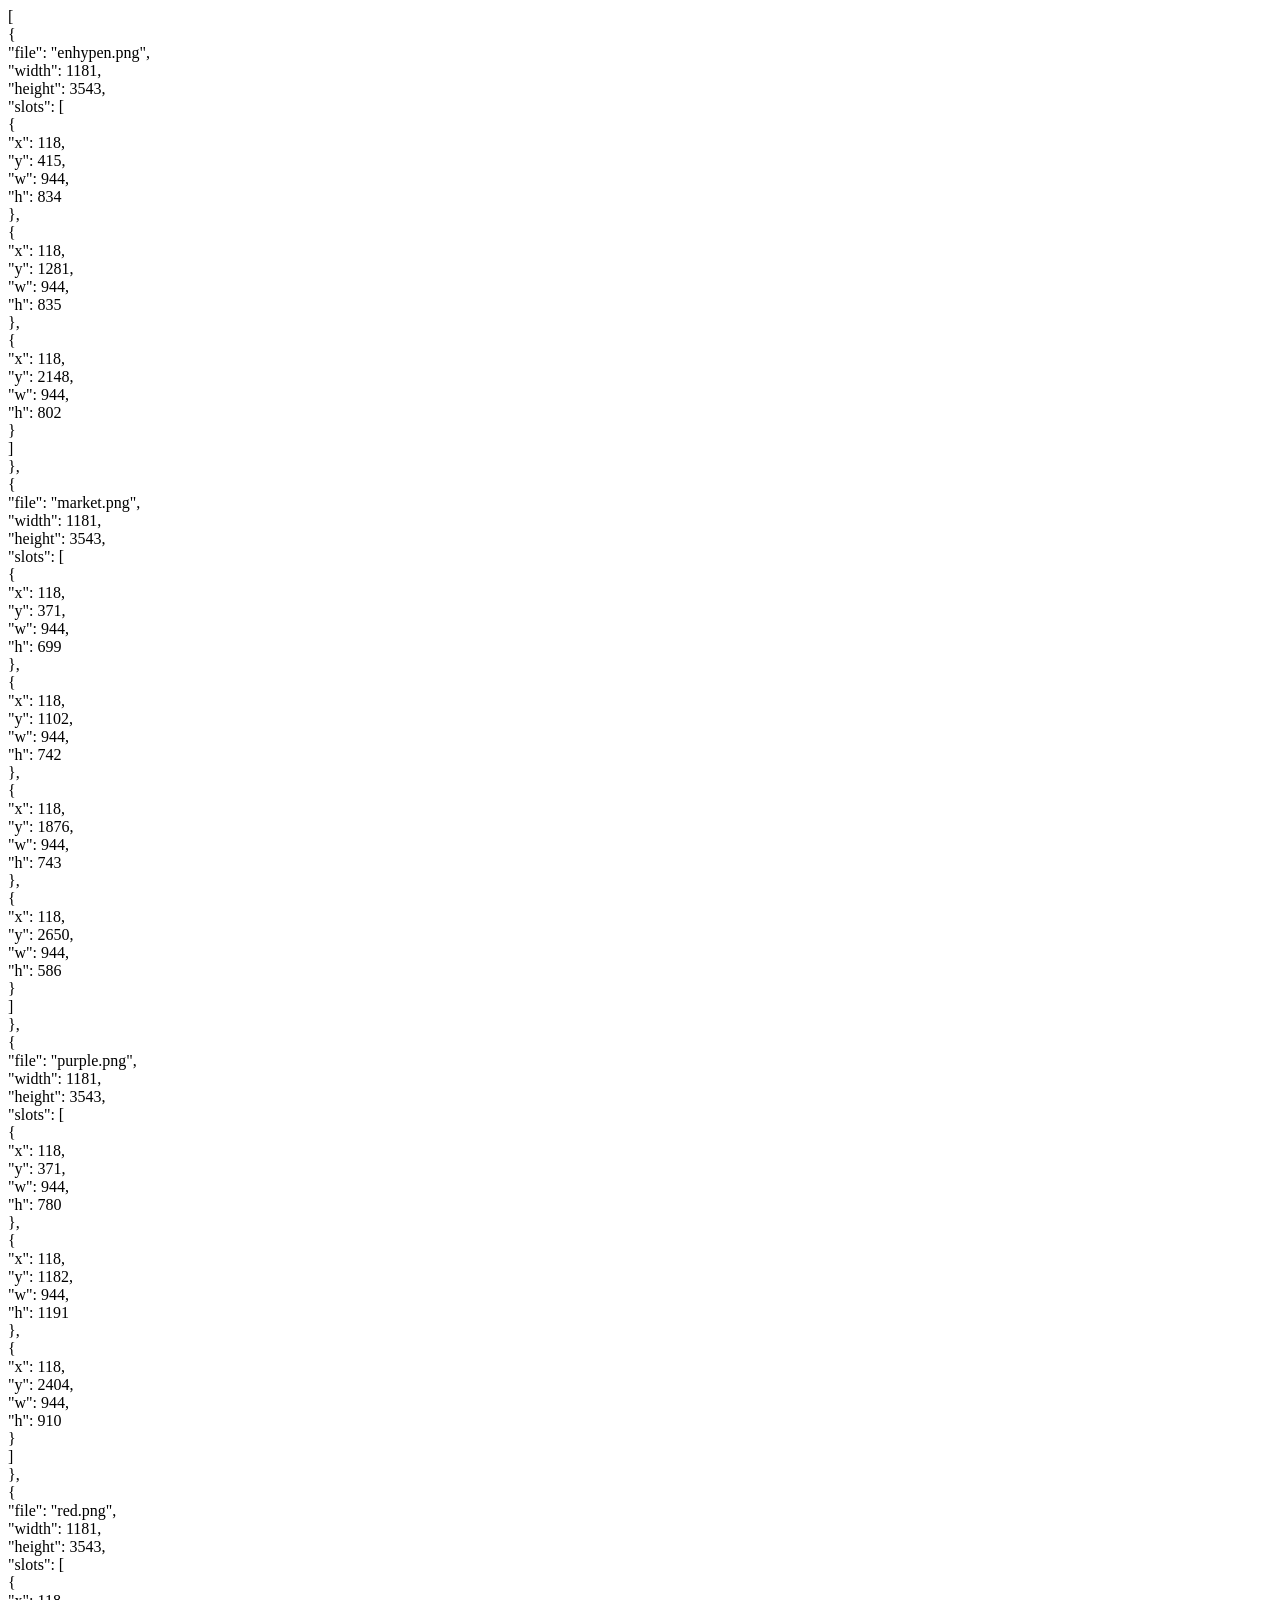
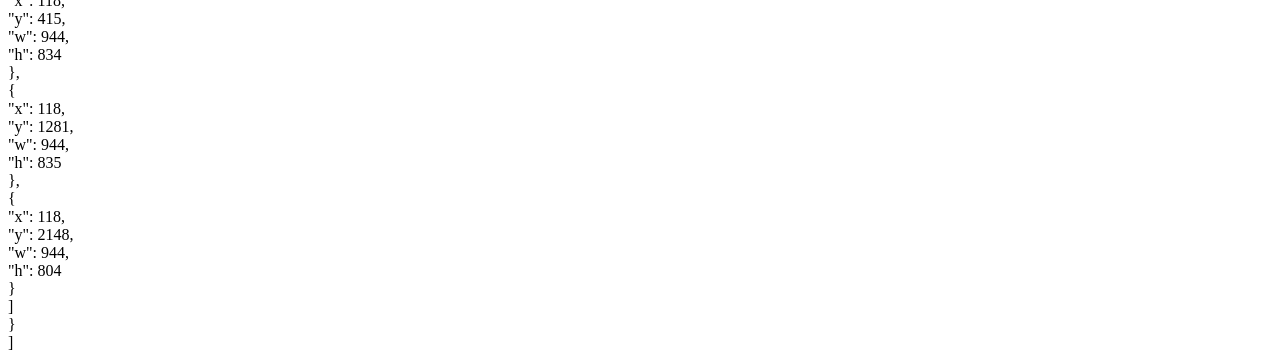
<file: probe.html>
<!DOCTYPE html>
<html>
<head>
  <title>Template Prober</title>
</head>
<body>
  <div id="results">Probing...</div>
  <script>
    const files = ['enhypen.png', 'market.png', 'purple.png', 'red.png'];
    const results = [];

    async function probe() {
      for (const file of files) {
        try {
          const img = new Image();
          img.src = 'assets/photobooth/templates/' + file;
          await new Promise((resolve, reject) => {
            img.onload = resolve;
            img.onerror = reject;
          });

          const canvas = document.createElement('canvas');
          canvas.width = img.width;
          canvas.height = img.height;
          const ctx = canvas.getContext('2d');
          ctx.drawImage(img, 0, 0);

          const imgData = ctx.getImageData(0, 0, canvas.width, canvas.height);
          const data = imgData.data;

          // Let's find transparent regions (alpha < 128)
          let transparentPixelCount = 0;
          for (let i = 0; i < data.length; i += 4) {
            if (data[i + 3] < 128) {
              transparentPixelCount++;
            }
          }

          console.log(`--- ${file} ---`);
          console.log(`Dimensions: ${img.width}x${img.height}`);
          console.log(`Transparent pixels: ${transparentPixelCount} / ${img.width * img.height}`);

          // Let's scan row-by-row to see which rows have transparent pixels
          const transparentRows = [];
          for (let y = 0; y < canvas.height; y++) {
            let rowTransparent = false;
            // check a sample of columns in this row
            for (let x = 0; x < canvas.width; x += 1) {
              const idx = (y * canvas.width + x) * 4;
              if (data[idx + 3] < 128) {
                rowTransparent = true;
                break;
              }
            }
            if (rowTransparent) {
              transparentRows.push(y);
            }
          }

          // Group contiguous transparent rows
          const slots = [];
          if (transparentRows.length > 0) {
            let start = transparentRows[0];
            let prev = transparentRows[0];
            for (let i = 1; i < transparentRows.length; i++) {
              if (transparentRows[i] > prev + 10) {
                slots.push({ start, end: prev });
                start = transparentRows[i];
              }
              prev = transparentRows[i];
            }
            slots.push({ start, end: prev });
          }

          // For each slot, find the horizontal boundaries (left and right)
          const detailedSlots = [];
          slots.forEach((slot, sIdx) => {
            const midY = Math.floor((slot.start + slot.end) / 2);
            let minX = canvas.width;
            let maxX = 0;
            // Scan horizontally at midY
            for (let x = 0; x < canvas.width; x++) {
              const idx = (midY * canvas.width + x) * 4;
              if (data[idx + 3] < 128) {
                if (x < minX) minX = x;
                if (x > maxX) maxX = x;
              }
            }
            // Let's refine the height/width of each slot
            // To do this, scan rows in the slot range to find minX and maxX for the entire slot
            let overallMinX = canvas.width;
            let overallMaxX = 0;
            for (let y = slot.start; y <= slot.end; y++) {
              for (let x = 0; x < canvas.width; x++) {
                const idx = (y * canvas.width + x) * 4;
                if (data[idx + 3] < 128) {
                  if (x < overallMinX) overallMinX = x;
                  if (x > overallMaxX) overallMaxX = x;
                }
              }
            }

            detailedSlots.push({
              x: overallMinX,
              y: slot.start,
              w: overallMaxX - overallMinX,
              h: slot.end - slot.start
            });
          });

          console.log(`Detailed slots for ${file}:`, JSON.stringify(detailedSlots));
          results.push({ file, width: img.width, height: img.height, slots: detailedSlots });

        } catch (err) {
          console.error(`Error loading ${file}:`, err);
        }
      }

      document.getElementById('results').innerText = JSON.stringify(results, null, 2);
      console.log('PROBE_COMPLETE', JSON.stringify(results));
    }

    probe();
  </script>
</body>
</html>
</file>
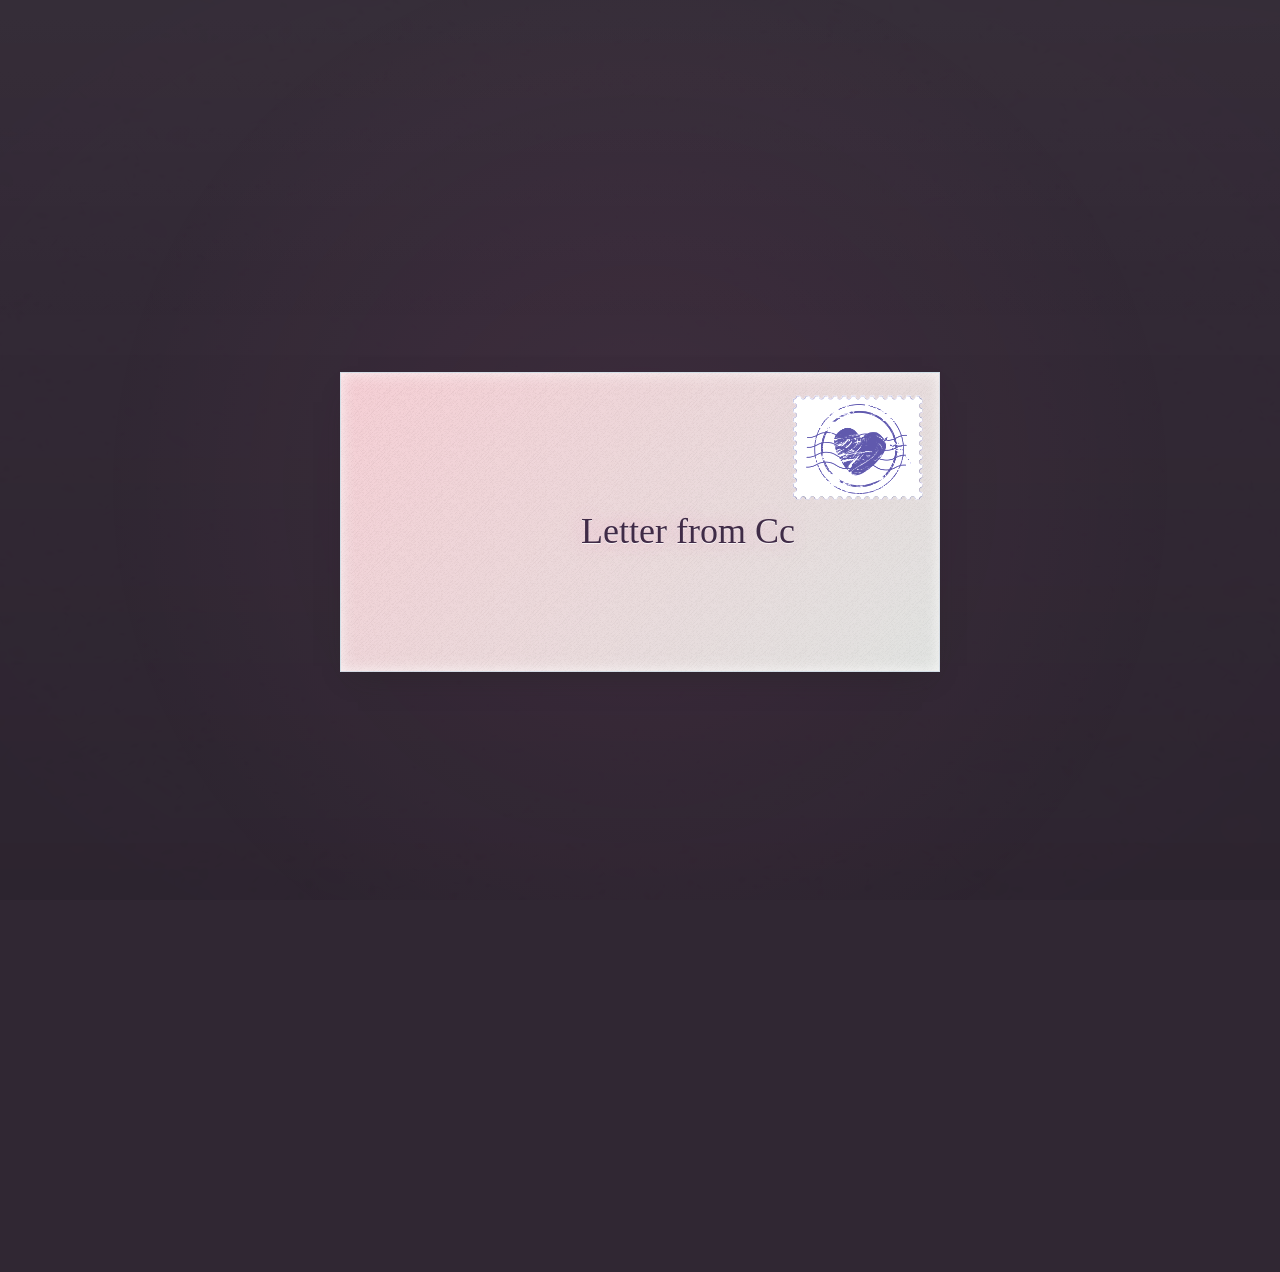
<file: eluvletter/envelope.html>
<!DOCTYPE html>
<html>

<head>
    <meta http-equiv="Content-Type" content="text/html; charset=UTF-8" />
    <meta http-equiv="X-UA-Compatible" content="IE=edge,chrome=1" />
    <meta name="description" content="Put on headphones" />
    <title>Birthday Envelope Intro</title>
    <link rel="shortcut icon" type="image/x-icon" href="img/favicon.ico" />
    <link rel="stylesheet" href="css/main.css" />
    <link rel="stylesheet" href="css/letter.css" />
    <link rel="stylesheet" href="css/sakura.css" />
    <link rel="stylesheet" href="css/typed.css" />
    <link rel="stylesheet" href="css/bgm.css" />
    <script type="text/javascript" src="js/jquery-lite.js" charset="utf-8"></script>
    <script type="text/javascript" src="js/typed.js" charset="utf-8"></script>
</head>

<body class="unselect">
    <div id="birthdayBg" class="birthday-bg" aria-hidden="true"></div>
    <div id="jsi-cherry-container">
        <canvas id="sakura"></canvas>
        <div class="heart"></div>
    </div>
    <div id="envelope">
        <section class="container" id="contact">
            <form class="flip">
                <div class="front">
                    <a id="stamp" href="#"><img src="./img/stamp.png" alt="stamp"></a>
                    <span id="recipient"></span>
                </div>
                <div id="content" class="back">
                    <div id="letter">
                        <div class="container">
                            <div class="flip">
                                <div class="front"></div>
                                <div class="back">
                                    <div id="data">
                                        <p class="letter"></p>
                                    </div>
                                    <a id="close" href="#"></a>
                                </div>
                            </div>
                        </div>
                    </div>
                    <div id="top">
                        <a id="wax-half" href="#"></a>
                        <a id="flipback" href="#contact">♥</a>
                    </div>
                    <div id="lid" class="container">
                        <div class="flip">
                            <div class="front">
                                <a id="open" href="#"><span id="wax"></span></a>
                            </div>
                            <div class="back"></div>
                        </div>
                    </div>
                </div>
            </form>
        </section>
        <div id="footer">
            <audio id="music" preload="auto" loop></audio>
            <a id="music_btn" class="play" href="javascript:playPause();"></a>
        </div>
    </div>
    <!-- sakura shader -->
    <script id="sakura_point_vsh" type="x-shader/x_vertex">
        uniform mat4 uProjection;
        uniform mat4 uModelview;
        uniform vec3 uResolution;
        uniform vec3 uOffset;
        uniform vec3 uDOF;  //x:focus distance, y:focus radius, z:max radius
        uniform vec3 uFade; //x:start distance, y:half distance, z:near fade start

        attribute vec3 aPosition;
        attribute vec3 aEuler;
        attribute vec2 aMisc; //x:size, y:fade

        varying vec3 pposition;
        varying float psize;
        varying float palpha;
        varying float pdist;

        //varying mat3 rotMat;
        varying vec3 normX;
        varying vec3 normY;
        varying vec3 normZ;
        varying vec3 normal;

        varying float diffuse;
        varying float specular;
        varying float rstop;
        varying float distancefade;

        void main(void) {
            // Projection is based on vertical angle
            vec4 pos = uModelview * vec4(aPosition + uOffset, 1.0);
            gl_Position = uProjection * pos;
            gl_PointSize = aMisc.x * uProjection[1][1] / -pos.z * uResolution.y * 0.5;
            
            pposition = pos.xyz;
            psize = aMisc.x;
            pdist = length(pos.xyz);
            palpha = smoothstep(0.0, 1.0, (pdist - 0.1) / uFade.z);
            
            vec3 elrsn = sin(aEuler);
            vec3 elrcs = cos(aEuler);
            mat3 rotx = mat3(
                1.0, 0.0, 0.0,
                0.0, elrcs.x, elrsn.x,
                0.0, -elrsn.x, elrcs.x
            );
            mat3 roty = mat3(
                elrcs.y, 0.0, -elrsn.y,
                0.0, 1.0, 0.0,
                elrsn.y, 0.0, elrcs.y
            );
            mat3 rotz = mat3(
                elrcs.z, elrsn.z, 0.0, 
                -elrsn.z, elrcs.z, 0.0,
                0.0, 0.0, 1.0
            );
            mat3 rotmat = rotx * roty * rotz;
            normal = rotmat[2];
            
            mat3 trrotm = mat3(
                rotmat[0][0], rotmat[1][0], rotmat[2][0],
                rotmat[0][1], rotmat[1][1], rotmat[2][1],
                rotmat[0][2], rotmat[1][2], rotmat[2][2]
            );
            normX = trrotm[0];
            normY = trrotm[1];
            normZ = trrotm[2];
            
            const vec3 lit = vec3(0.6917144638660746, 0.6917144638660746, -0.20751433915982237);
            
            float tmpdfs = dot(lit, normal);
            if(tmpdfs < 0.0) {
                normal = -normal;
                tmpdfs = dot(lit, normal);
            }
            diffuse = 0.4 + tmpdfs;
            
            vec3 eyev = normalize(-pos.xyz);
            if(dot(eyev, normal) > 0.0) {
                vec3 hv = normalize(eyev + lit);
                specular = pow(max(dot(hv, normal), 0.0), 20.0);
            }
            else {
                specular = 0.0;
            }
            
            rstop = clamp((abs(pdist - uDOF.x) - uDOF.y) / uDOF.z, 0.0, 1.0);
            rstop = pow(rstop, 0.5);
            //-0.69315 = ln(0.5)
            distancefade = min(1.0, exp((uFade.x - pdist) * 0.69315 / uFade.y));
        }
    </script>
    <script id="sakura_point_fsh" type="x-shader/x_fragment">
        #ifdef GL_ES
        //precision mediump float;
        precision highp float;
        #endif

        uniform vec3 uDOF;  //x:focus distance, y:focus radius, z:max radius
        uniform vec3 uFade; //x:start distance, y:half distance, z:near fade start

        const vec3 fadeCol = vec3(0.10, 0.08, 0.12);

        varying vec3 pposition;
        varying float psize;
        varying float palpha;
        varying float pdist;

        //varying mat3 rotMat;
        varying vec3 normX;
        varying vec3 normY;
        varying vec3 normZ;
        varying vec3 normal;

        varying float diffuse;
        varying float specular;
        varying float rstop;
        varying float distancefade;

        float ellipse(vec2 p, vec2 o, vec2 r) {
            vec2 lp = (p - o) / r;
            return length(lp) - 1.0;
        }

        void main(void) {
            vec3 p = vec3(gl_PointCoord - vec2(0.5, 0.5), 0.0) * 2.0;
            vec3 d = vec3(0.0, 0.0, -1.0);
            float nd = normZ.z; //dot(-normZ, d);
            if(abs(nd) < 0.0001) discard;
            
            float np = dot(normZ, p);
            vec3 tp = p + d * np / nd;
            vec2 coord = vec2(dot(normX, tp), dot(normY, tp));
            
            //angle = 15 degree
            const float flwrsn = 0.258819045102521;
            const float flwrcs = 0.965925826289068;
            mat2 flwrm = mat2(flwrcs, -flwrsn, flwrsn, flwrcs);
            vec2 flwrp = vec2(abs(coord.x), coord.y) * flwrm;
            
            float r;
            if(flwrp.x < 0.0) {
                r = ellipse(flwrp, vec2(0.065, 0.024) * 0.5, vec2(0.36, 0.96) * 0.5);
            }
            else {
                r = ellipse(flwrp, vec2(0.065, 0.024) * 0.5, vec2(0.58, 0.96) * 0.5);
            }
            
            if(r > rstop) discard;
            
            vec3 col = mix(vec3(1.0, 0.45, 0.78), vec3(0.58, 0.70, 0.82), r);
            float grady = mix(0.0, 1.0, pow(coord.y * 0.5 + 0.5, 0.35));
            col *= vec3(1.0, grady, grady);
            col *= mix(0.8, 1.0, pow(abs(coord.x), 0.3));
            col = col * diffuse + specular;
            
            col = mix(fadeCol, col, distancefade);
            
            float alpha = (rstop > 0.001)? (0.5 - r / (rstop * 2.0)) : 1.0;
            alpha = smoothstep(0.0, 1.0, alpha) * palpha;
            
            gl_FragColor = vec4(col * 0.5, alpha);
        }
    </script>
    <!-- effects -->
    <script id="fx_common_vsh" type="x-shader/x_vertex">
        uniform vec3 uResolution;
        attribute vec2 aPosition;

        varying vec2 texCoord;
        varying vec2 screenCoord;

        void main(void) {
            gl_Position = vec4(aPosition, 0.0, 1.0);
            texCoord = aPosition.xy * 0.5 + vec2(0.5, 0.5);
            screenCoord = aPosition.xy * vec2(uResolution.z, 1.0);
        }
    </script>
    <script id="bg_fsh" type="x-shader/x_fragment">
        #ifdef GL_ES
        //precision mediump float;
        precision highp float;
        #endif

        uniform vec2 uTimes;

        varying vec2 texCoord;
        varying vec2 screenCoord;

        void main(void) {
            vec2 center = texCoord - vec2(0.5, 0.55);
            float glow = exp(-pow(length(center) * 2.2, 2.0));
            float pulse = 0.82 + 0.18 * sin(uTimes.x * 0.45);
            vec3 base = vec3(0.188, 0.153, 0.200);
            vec3 accent = vec3(0.255, 0.170, 0.280);
            vec3 col = mix(base, accent, glow * pulse);
            gl_FragColor = vec4(col, 1.0);
        }
    </script>
    <script id="fx_brightbuf_fsh" type="x-shader/x_fragment">
        #ifdef GL_ES
        //precision mediump float;
        precision highp float;
        #endif
        uniform sampler2D uSrc;
        uniform vec2 uDelta;

        varying vec2 texCoord;
        varying vec2 screenCoord;

        void main(void) {
            vec4 col = texture2D(uSrc, texCoord);
            gl_FragColor = vec4(col.rgb * 2.0 - vec3(0.5), 1.0);
        }
    </script>
    <script id="fx_dirblur_r4_fsh" type="x-shader/x_fragment">
        #ifdef GL_ES
        //precision mediump float;
        precision highp float;
        #endif
        uniform sampler2D uSrc;
        uniform vec2 uDelta;
        uniform vec4 uBlurDir; //dir(x, y), stride(z, w)

        varying vec2 texCoord;
        varying vec2 screenCoord;

        void main(void) {
            vec4 col = texture2D(uSrc, texCoord);
            col = col + texture2D(uSrc, texCoord + uBlurDir.xy * uDelta);
            col = col + texture2D(uSrc, texCoord - uBlurDir.xy * uDelta);
            col = col + texture2D(uSrc, texCoord + (uBlurDir.xy + uBlurDir.zw) * uDelta);
            col = col + texture2D(uSrc, texCoord - (uBlurDir.xy + uBlurDir.zw) * uDelta);
            gl_FragColor = col / 5.0;
        }
    </script>
    <!-- effect fragment shader template -->
    <script id="fx_common_fsh" type="x-shader/x_fragment">
        #ifdef GL_ES
        //precision mediump float;
        precision highp float;
        #endif
        uniform sampler2D uSrc;
        uniform vec2 uDelta;

        varying vec2 texCoord;
        varying vec2 screenCoord;

        void main(void) {
            gl_FragColor = texture2D(uSrc, texCoord);
        }
    </script>
    <!-- post processing -->
    <script id="pp_final_vsh" type="x-shader/x_vertex">
        uniform vec3 uResolution;
        attribute vec2 aPosition;
        varying vec2 texCoord;
        varying vec2 screenCoord;
        void main(void) {
            gl_Position = vec4(aPosition, 0.0, 1.0);
            texCoord = aPosition.xy * 0.5 + vec2(0.5, 0.5);
            screenCoord = aPosition.xy * vec2(uResolution.z, 1.0);
        }
    </script>
    <script id="pp_final_fsh" type="x-shader/x_fragment">
        #ifdef GL_ES
        //precision mediump float;
        precision highp float;
        #endif
        uniform sampler2D uSrc;
        uniform sampler2D uBloom;
        uniform vec2 uDelta;
        varying vec2 texCoord;
        varying vec2 screenCoord;
        void main(void) {
            vec4 srccol = texture2D(uSrc, texCoord) * 2.0;
            vec4 bloomcol = texture2D(uBloom, texCoord);
            vec4 col;
            col = srccol + bloomcol * (vec4(1.0) + srccol);
            col *= smoothstep(1.0, 0.0, pow(length((texCoord - vec2(0.5)) * 2.0), 1.2) * 0.5);
            col = pow(col, vec4(0.45454545454545)); //(1.0 / 2.2)
            
            gl_FragColor = vec4(col.rgb, 1.0);
            gl_FragColor.a = 1.0;
        }
    </script>
</body>
<script type="text/javascript" src="js/sakura.js" charset="utf-8"></script>
<script type="text/javascript" src="js/birthday-bg.js" charset="utf-8"></script>
<script type="text/javascript" src="js/letter.js" charset="utf-8"></script>
<script type="text/javascript" src="font/content.js" charset="utf-8"></script>
<script type="text/javascript" src="js/main.js" charset="utf-8"></script>

</html>
</file>
<file: eluvletter/css/main.css>
@import url("https://fonts.googleapis.com/css2?family=Inter:wght@400;500;600;700;800;900&display=swap");

:root {
    --pale: #C9E0EB;
    --denim: #7392B5;
    --lilac: #8350C4;
    --violet: #402B47;
    --shadow: #262423;
    --chrome: #ff74c7;
    --paper: #f6eddf;
}

/* reset */
html,
body,
div,
span,
applet,
object,
iframe,
h1,
h2,
h3,
h4,
h5,
h6,
p,
blockquote,
pre,
a,
abbr,
acronym,
address,
big,
cite,
code,
del,
dfn,
em,
img,
ins,
kbd,
q,
s,
samp,
small,
strike,
strong,
sub,
sup,
tt,
var,
b,
u,
i,
center,
dl,
dt,
dd,
ol,
ul,
li,
fieldset,
form,
label,
legend,
table,
caption,
tbody,
tfoot,
thead,
tr,
th,
td,
article,
aside,
canvas,
details,
embed,
figure,
figcaption,
footer,
header,
hgroup,
menu,
nav,
output,
ruby,
section,
summary,
time,
mark,
audio,
video {
    margin: 0;
    padding: 0;
    border: 0;
    font: inherit;
    font-size: 100%;
    vertical-align: baseline;
}

article,
aside,
details,
figcaption,
figure,
footer,
header,
hgroup,
menu,
nav,
section,
summary {
    display: block;
}

html {
    line-height: 1;
    -ms-content-zooming: none;
}

/* body */
body {
    position: relative;
    font-family: Inter, ui-sans-serif, system-ui, sans-serif;
    color: var(--pale);
    background: #302733;
    opacity: 0;
    min-height: 100vh;
    overflow: hidden;
}

body::before,
body::after {
    content: "";
    position: fixed;
    inset: 0;
    pointer-events: none;
}

body::before {
    background: linear-gradient(180deg, rgba(255, 255, 255, .035), transparent 38%, rgba(0, 0, 0, .12));
    opacity: .7;
}

body::after {
    background: radial-gradient(circle at 50% 54%, rgba(255, 116, 199, .08), transparent 34rem);
    opacity: .8;
    animation: ambientBreath 9s ease-in-out infinite alternate;
}

/* links */
a {
    color: var(--chrome);
    text-decoration: none;
    display: block;
}

.unselect {
    -webkit-user-select: none;
    -moz-user-select: none;
    -khtml-user-select: none;
    -ms-user-select: none;
    -o-user-select: none;
    user-select: none;
}

.birthday-bg {
    position: fixed;
    inset: 0;
    z-index: 1;
    overflow: hidden;
    pointer-events: none;
}

.confetti-piece {
    position: absolute;
    width: var(--w, 8px);
    height: var(--h, 14px);
    border-radius: var(--r, 2px);
    background: var(--c, var(--chrome));
    opacity: var(--o, .52);
    transform: translate3d(0, -20px, 0) rotate(var(--rot, 0deg));
    animation: confettiFall var(--d, 7s) linear forwards;
    box-shadow: 0 0 14px color-mix(in srgb, var(--c, var(--chrome)) 46%, transparent);
}

.confetti-piece.ribbon {
    height: 2px;
    width: var(--w, 22px);
    border-radius: 999px;
}

.birthday-spark {
    position: fixed;
    width: var(--s, 7px);
    height: var(--s, 7px);
    border-radius: 50%;
    background: var(--c, var(--pale));
    box-shadow: 0 0 12px var(--c, var(--pale)), 0 0 26px rgba(255, 116, 199, .28);
    transform: translate(-50%, -50%) scale(1);
    opacity: .88;
    animation: sparkleFade 700ms ease-out forwards;
    pointer-events: none;
}

@keyframes ambientBreath {
    0% {
        opacity: .5;
        transform: scale(.96);
    }

    100% {
        opacity: .9;
        transform: scale(1.04);
    }
}

@keyframes confettiFall {
    0% {
        transform: translate3d(0, -24px, 0) rotate(var(--rot, 0deg));
        opacity: 0;
    }

    10% {
        opacity: var(--o, .52);
    }

    100% {
        transform: translate3d(var(--x, 30px), 112vh, 0) rotate(calc(var(--rot, 0deg) + 460deg));
        opacity: 0;
    }
}

@keyframes sparkleFade {
    0% {
        opacity: .9;
        transform: translate(-50%, -50%) scale(1);
    }

    100% {
        opacity: 0;
        transform: translate(-50%, -50%) scale(.25);
    }
}
</file>
<file: eluvletter/css/letter.css>
#wax {
	display: block;
	width: 150px;
	height: 150px;
	background: url(../img/wax.png) no-repeat;
	filter: hue-rotate(285deg) saturate(1.35) brightness(1.08) drop-shadow(0 12px 26px rgba(255, 116, 199, .38));
}

#wax-half {
	display: none;
	margin: 0 auto;
	margin-top: 45px;
	margin-bottom: -120px;
	width: 139px;
	height: 75px;
	background: url(../img/wax.png) no-repeat;
	background-position-y: -80px;
	filter: hue-rotate(285deg) saturate(1.35) brightness(1.08) drop-shadow(0 10px 24px rgba(255, 116, 199, .34));
}

#stamp {
	float: right;
	display: block;
	width: 135px;
	height: 110px;
	margin-top: -100px;
	margin-right: -7px;
	background: url(../img/stamp-base.png) no-repeat;
	filter: hue-rotate(255deg) saturate(1.05) brightness(1.08);
}

#stamp img {
	display: block;
	margin: 8% auto;
	height: 82%;
}

#recipient {
	font-family: Georgia, "Times New Roman", serif;
	font-size: 1.8em;
	line-height: 1.6;
	float: left;
	cursor: default;
	user-select: none;
	-webkit-user-select: none;
	-moz-user-select: none;
	-o-user-select: none;
	color: #402B47;
	text-shadow: 0 1px 0 rgba(255, 255, 255, .72), 0 0 18px rgba(255, 116, 199, .28);
}

#envelope {
	display: none;
	position: relative;
	z-index: 2;
}

#open {
	width: 150px;
	text-align: center;
	margin-top: 50px;
	margin-left: 200px;
	position: relative;
	z-index: 5;
}

#flipback {
	position: fixed;
	bottom: 5px;
	right: 3px;
	font-size: 20px;
	color: #ff74c7;
	text-shadow: 0 0 16px rgba(255, 116, 199, .7);
}

#close {
	position: absolute;
	bottom: 0px;
	right: 0px;
	display: block;
	width: 100%;
	height: 100%;
	cursor: grab;
}

/**************container***************/
section.container {
	position: relative;
	width: 600px;
	height: 300px;
	margin: 280px auto 0;
	perspective: 1000px;
	-webkit-perspective: 1000px;
	-moz-perspective: 1000px;
}

section.container>form.flip {
	width: 100%;
	height: 100%;
	position: absolute;
	transform: rotateY(180deg);
	-webkit-transform: rotateY(180deg);
	-moz-transform: rotateY(180deg);
	transform-style: preserve-3d;
	-webkit-transform-style: preserve-3d;
	-moz-transform-style: preserve-3d;
	transition: transform 0.7s 0s;
	-webkit-transition: -webkit-transform 0.7s 0s;
	-moz-transition: -moz-transform 0.7s 0s;
	transform-origin: center center;
	-webkit-transform-origin: center center;
	-moz-transform-origin: center center;
}

section.container>form.flip>.front,
section.container>form.flip>.back {
	position: absolute;
	width: 100%;
	height: 100%;
	backface-visibility: hidden;
	-webkit-backface-visibility: hidden;
	-moz-backface-visibility: hidden;
}

section.container>form.flip>.back {
	transform: rotateY(180deg);
	-webkit-transform: rotateY(180deg);
	-moz-transform: rotateY(180deg);
	background: #402B47;
	box-shadow: inset 0 10px 30px -10px rgba(0, 0, 0, 0.42), inset 0 1px 0 rgba(0, 0, 0, 0.22), inset 0 2px 0 rgba(201, 224, 235, 0.18);
}

section.container:target>form.flip,
section.container.is-addressed>form.flip {
	transform: rotateY(0deg);
	-webkit-transform: rotateY(0deg);
	-moz-transform: rotateY(0deg);
}

.no-csstransforms3d section.container:target>form.flip>.back,
.no-csstransforms3d section.container.is-addressed>form.flip>.back {
	display: none;
}

/* lid */
.container#lid {
	position: relative;
	width: 100%;
	height: 50%;
	perspective: 800px;
	-webkit-perspective: 800px;
	-moz-perspective: 800px;
	z-index: 2;
	transition: z-index 0s 1s;
	-webkit-transition: z-index 0s 1s;
	-moz-transition: z-index 0s 1s;
}

.no-csstransforms3d .container#lid {
	transition: none;
	-webkit-transition: none;
	-moz-transition: none;
}

#content:target .container#lid,
#content.is-open .container#lid {
	z-index: -1;
	transition: z-index 0s .5s;
	-webkit-transition: z-index 0s .5s;
	-moz-transition: z-index 0s .5s;
}

.no-csstransforms3d #content:target .container#lid,
.no-csstransforms3d #content.is-open .container#lid {
	transition: none;
	-webkit-transition: none;
	-moz-transition: none;
}

.no-csstransforms3d .container#lid .back {
	display: none;
}

.no-csstransforms3d #content:target .container#lid .back,
.no-csstransforms3d #content.is-open .container#lid .back {
	display: block;
	top: -150px;
}

/* flip */
#lid .flip {
	width: 100%;
	height: 100%;
}

#lid .flip {
	position: absolute;
	transform-style: preserve-3d;
	-webkit-transform-style: preserve-3d;
	-moz-transform-style: preserve-3d;
	transition: transform 0.5s 1s;
	-webkit-transition: -webkit-transform 0.5s 1s;
	-moz-transition: -moz-transform 0.5s 1s;
	transform-origin: left top;
	-webkit-transform-origin: left top;
	-moz-transform-origin: left top;
}

#lid .flip>.front,
#lid .flip>.back {
	position: absolute;
	width: 100%;
	height: 100%;
	backface-visibility: hidden;
	-webkit-backface-visibility: hidden;
	-moz-backface-visibility: hidden;
}

#lid .flip>.back {
	transform: rotateX(180deg);
	-webkit-transform: rotateX(180deg);
	-moz-transform: rotateX(180deg);
}

#content:target #lid .flip,
#content.is-open #lid .flip {
	transform: rotateX(180deg);
	-webkit-transform: rotateX(180deg);
	-moz-transform: rotateX(180deg);
	transition-duration: 0.5s;
	-webkit-transition-duration: 0.5s;
	-moz-transition-duration: 0.5s;
	transition-delay: 0s;
	-webkit-transition-delay: 0s;
	-moz-transition-delay: 0s;
}

#letter .flip>div,
#lid .flip>div,
section.container>form.flip>div {
	box-sizing: border-box;
	-webkit-box-sizing: border-box;
	-moz-box-sizing: border-box;
}

#lid .flip .front,
section.container>form.flip .front {
	background:
		linear-gradient(135deg, rgba(201, 224, 235, .38), rgba(255, 116, 199, .16)),
		#f6eddf url("../img/texture.png");
	border: 1px rgba(201, 224, 235, .68) solid;
	box-shadow: inset 0 0 14px 1px rgba(255, 255, 255, 0.65), 0 12px 30px -18px rgba(38, 36, 35, 0.82);
	padding: 20px 30px;
	color: #402B47;
	text-shadow: 0 1px 0 #fff, 0 1px 0 #fff;
}

section.container>form.flip>.front {
	font-size: 1.25em;
	background:
		linear-gradient(135deg, rgba(255, 116, 199, .2), rgba(201, 224, 235, .45)),
		#f6eddf url("../img/texture.png");
	padding: 120px 20px 20px 40%;
	border: 1px rgba(201, 224, 235, .7) solid;
}

#lid .flip .front {
	font-size: 1.25em;
	border-radius: 0 0 40px 40px;
}

#lid .flip .back {
	background: linear-gradient(135deg, #402B47, #8350C4);
	border-radius: 40px 40px 0 0;
	border: 35px solid rgba(201, 224, 235, 0.12);
	border-bottom: none;
	box-shadow: inset 0 10px 30px 10px rgba(0, 0, 0, 0.18);
}

/* top */
#top {
	text-align: right;
	background: #f6eddf url("../img/texture.png");
	background: -moz-linear-gradient(top, rgba(255, 116, 199, .06) 0%, rgba(64, 43, 71, 0.15) 100%), url("../img/texture.png");
	background: -webkit-gradient(linear, left top, left bottom, color-stop(0%, rgba(255, 116, 199, .06)), color-stop(100%, rgba(64, 43, 71, 0.15))), url("../img/texture.png");
	background: -webkit-linear-gradient(top, rgba(255, 116, 199, .06) 0%, rgba(64, 43, 71, 0.15) 100%), url("../img/texture.png");
	background: -o-linear-gradient(top, rgba(255, 116, 199, .06) 0%, rgba(64, 43, 71, 0.15) 100%), url("../img/texture.png");
	background: -ms-linear-gradient(top, rgba(255, 116, 199, .06) 0%, rgba(64, 43, 71, 0.15) 100%), url("../img/texture.png");
	box-sizing: border-box;
	-webkit-box-sizing: border-box;
	-moz-box-sizing: border-box;
	width: 100%;
	height: 65%;
	position: absolute;
	left: 0;
	bottom: 0;
	z-index: 1;
	border: 1px rgba(201, 224, 235, .68) solid;
	box-shadow: inset 0 0 12px 1px rgba(255, 255, 255, 0.62), 0 -2px 4px -3px rgba(0, 0, 0, 0.75), 0 2px 3px -2px rgba(0, 0, 0, 0.6);
}

/* data */
#data {
	height: 210px;
	overflow-y: auto;
	touch-action: pan-y;
}

#data::-webkit-scrollbar {
	width: 11px;
}

#data::-webkit-scrollbar-thumb {
	background: #8350C4;
	border-radius: 5px;
}

#data::-webkit-scrollbar-track {
	border-radius: 10px;
	background-color: #C9E0EB;
}

/* letter */
#letter {
	background: #f6eddf;
	width: 90%;
	height: 95%;
	position: absolute;
	left: 5%;
	top: 5%;
	z-index: 0;
	transition: 0s 0s;
	-webkit-transition: .5s .5s;
	-moz-transition: .5s .5s;
	-o-transition: 0s 0s;
}

#content:target #letter,
#content.is-open #letter {
	top: -40%;
	transition: .5s .5s;
	-webkit-transition: .5s .5s;
	-moz-transition: .5s .5s;
	-o-transition: .5s .5s;
}

#letter .container {
	position: absolute;
	width: 100%;
	perspective: 800px;
	-webkit-perspective: 800px;
	-moz-perspective: 800px;
	top: 0;
	left: 0;
	transition: 0s 0s;
	-webkit-transition: 0s 0s;
	-moz-transition: 0s 0s;
	z-index: 1;
}

#letter .flip {
	width: 100%;
	height: 100%;
}

#letter .flip {
	position: absolute;
	transform-style: preserve-3d;
	-webkit-transform-style: preserve-3d;
	-moz-transform-style: preserve-3d;
	transition: transform 0.5s 0s;
	-webkit-transition: -webkit-transform 0.5s 0s;
	-moz-transition: -moz-transform 0.5s 0s;
	transform-origin: left top;
	-webkit-transform-origin: left top;
	-moz-transform-origin: left top;
}

#letter .flip>.front,
#letter .flip>.back {
	position: absolute;
	width: 100%;
	height: 100%;
	backface-visibility: hidden;
	-webkit-backface-visibility: hidden;
	-moz-backface-visibility: hidden;
}

#letter .flip>.back {
	transform: rotateX(180deg);
	-webkit-transform: rotateX(180deg);
	-moz-transform: rotateX(180deg);
}

#content:target #letter .flip,
#content.is-open #letter .flip {
	transform: rotateX(180deg);
	-webkit-transform: rotateX(180deg);
	-moz-transform: rotateX(180deg);
	transition-duration: 0.5s;
	-webkit-transition-duration: 0.5s;
	-moz-transition-duration: 0.5s;
	transition-delay: 1s;
	-webkit-transition-delay: 1s;
	-moz-transition-delay: 1s;
}

#content:target #letter .container,
#content.is-open #letter .container {
	z-index: -1;
	transition: z-index 0s 1.5s;
	-webkit-transition: z-index 0s 1.5s;
	-moz-transition: z-index 0s 1.5s;
}

#letter .flip .front {
	background:
		linear-gradient(135deg, rgba(201, 224, 235, .28), rgba(255, 255, 255, .58)),
		#f6eddf;
	box-shadow: 0 2px 3px 0 rgba(64, 43, 71, 0.22);
}

.no-csstransforms3d #content:target #letter .flip .front,
.no-csstransforms3d #content.is-open #letter .flip .front {
	display: none;
}

#letter .flip .back {
	background: #f6eddf;
	background: -webkit-linear-gradient(top, #fff8ec 84%, #C9E0EB 100%);
	background: -moz-linear-gradient(top, #fff8ec 84%, #C9E0EB 100%);
	padding: 40px 40px 0;
	font-size: 18px;
	line-height: 1.4;
	color: #402B47;
	border-bottom: 1px solid rgba(201, 224, 235, 0.6);
	box-shadow: 0 -5px 8px -4px rgba(64, 43, 71, 0.18);
}

.no-csstransforms3d #content:target #letter .flip .back,
.no-csstransforms3d #content.is-open #letter .flip .back {
	top: -140px;
}

.letter {
	font-family: Georgia, "Times New Roman", serif;
	color: #402B47;
}

@media (max-width: 720px) {
	section.container {
		left: 50%;
		margin-left: -300px;
		transform: scale(.58);
		transform-origin: center top;
	}
}

@media (max-width: 420px) {
	section.container {
		transform: scale(.48);
	}
}
</file>
<file: eluvletter/css/sakura.css>
html {
    overscroll-behavior: none;
    touch-action: pan-y;
}

#jsi-cherry-container {
    position: fixed;
    top: 0;
    width: 100%;
    height: 100%;
    margin: 0;
    padding: 0;
    background-color: transparent;
    overflow: hidden;
    opacity: 0.06;
    z-index: 0;
    mix-blend-mode: screen;
}

canvas {
    position: fixed;
    padding: 0;
    margin: 0;
    width: 100%;
    height: 100%;
    z-index: -1;
    top: 0;
    opacity: .18;
}

@keyframes heartbit {
    0% {
        transform: rotate(45deg) scale(0.5);
    }

    100% {
        transform: rotate(45deg) scale(1);
    }
}

.heart {
    width: 120px;
    height: 120px;
    background: #ff74c7;
    position: absolute;
    transform: rotate(45deg) scale(0.5);
    animation: heartbit 0.9s alternate infinite;
    filter: blur(.2px) drop-shadow(0 0 36px rgba(255, 116, 199, .5));
    opacity: .5;
}

.heart::before {
    content: '';
    width: 120px;
    height: 60px;
    background: #ff74c7;
    position: absolute;
    left: 0;
    top: -59px;
    border-radius: 60px 60px 0 0;
}

.heart::after {
    content: '';
    width: 60px;
    height: 120px;
    background: #ff74c7;
    position: absolute;
    left: -59px;
    top: 0;
    border-radius: 60px 0 0 60px;
}
</file>
<file: eluvletter/css/typed.css>
.typed-cursor {
    opacity: 0;
    animation: blink 0.7s infinite;
    -webkit-animation: blink 0.7s infinite;
    -moz-animation: blink 0.7s infinite;
}

@keyframes blink {
    0% {
        opacity: 0;
    }

    50% {
        opacity: 0;
    }

    100% {
        opacity: 0;
    }
}

@-webkit-keyframes blink {
    0% {
        opacity: 0;
    }

    50% {
        opacity: 0;
    }

    100% {
        opacity: 0;
    }
}

@-moz-keyframes blink {
    0% {
        opacity: 0;
    }

    50% {
        opacity: 0;
    }

    100% {
        opacity: 0;
    }
}
</file>
<file: eluvletter/css/bgm.css>
#footer {
    position: fixed;
    top: 10px;
    right: 10px;
}

#music_btn {
    position: relative;
    margin: 0 auto;
    display: none;
    width: 40px;
    height: 40px;
    cursor: pointer;
    background: url(../img/bgm.png) no-repeat;
}

.play {
    background-position-y: 0px !important;
}

.mute {
    background-position-y: -40px !important;

}
</file>
